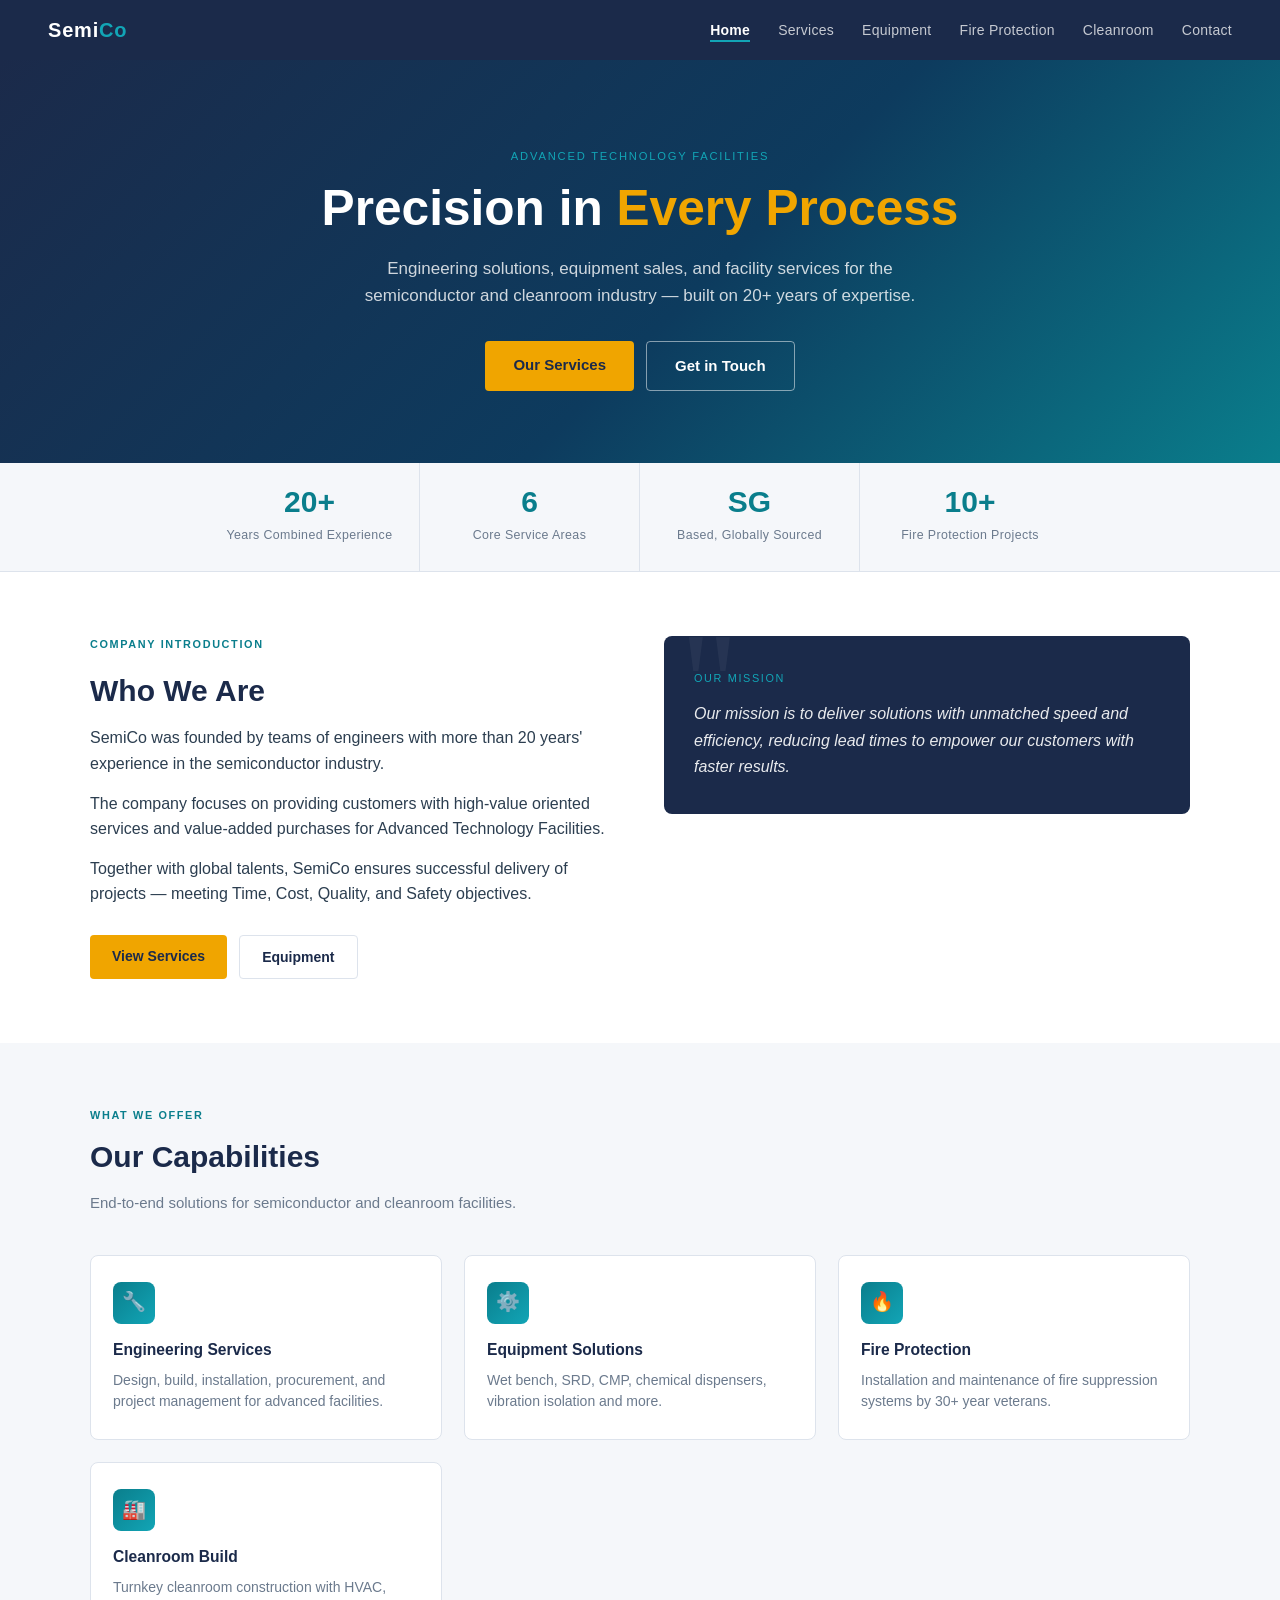
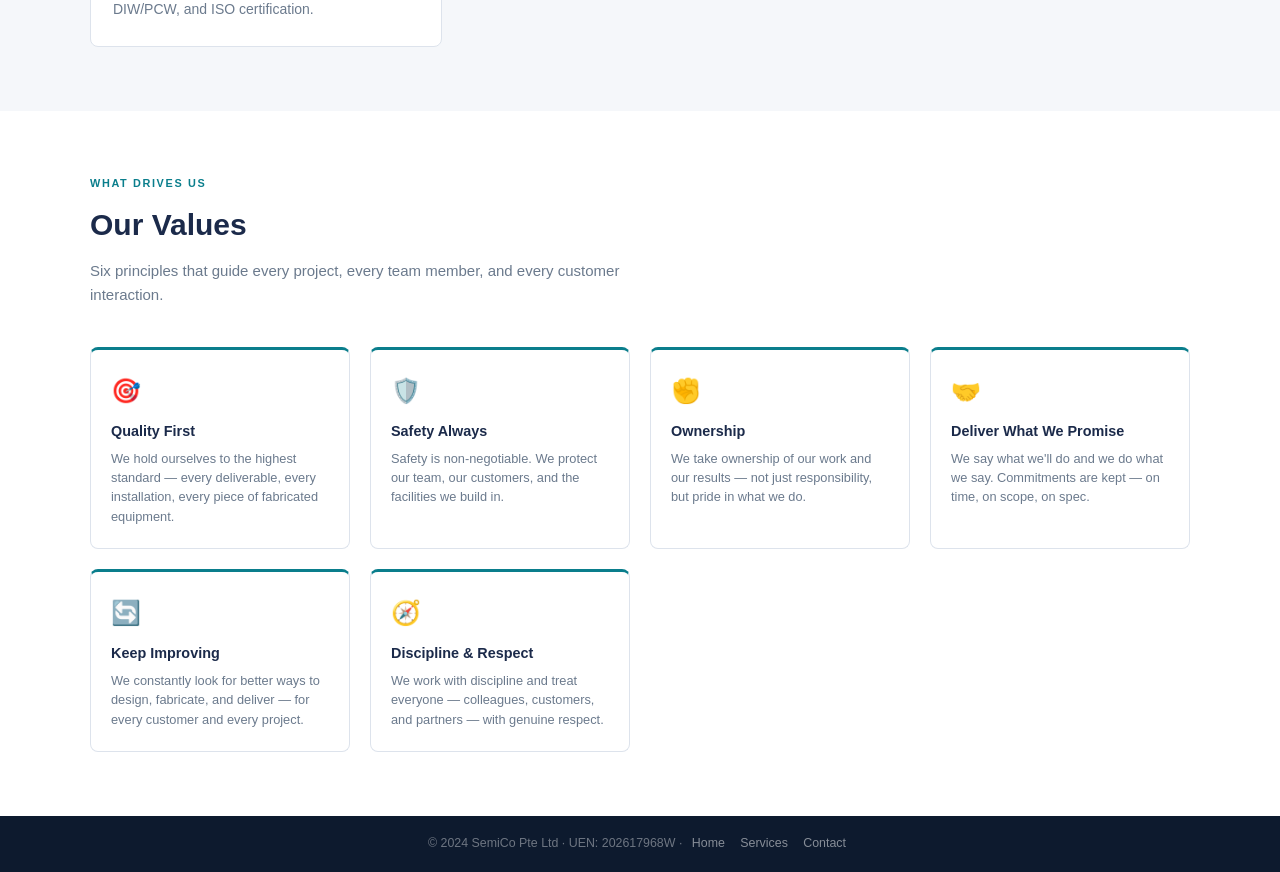
<file: index.html>
<!DOCTYPE html>
<html lang="en">
<head>
  <meta charset="UTF-8"/>
  <meta name="viewport" content="width=device-width, initial-scale=1.0"/>
  <title>SemiCo Pte Ltd – Home</title>
  <link rel="stylesheet" href="style.css"/>
</head>
<body>

<nav>
  <a href="index.html" class="nav-logo">Semi<span>Co</span></a>
  <ul class="nav-links">
    <li><a href="index.html" class="active">Home</a></li>
    <li><a href="services.html">Services</a></li>
    <li><a href="equipment.html">Equipment</a></li>
    <li><a href="fire.html">Fire Protection</a></li>
    <li><a href="cleanroom.html">Cleanroom</a></li>
    <li><a href="contact.html">Contact</a></li>
  </ul>
  <button class="nav-toggle" id="navToggle" aria-label="Toggle menu">
    <span></span><span></span><span></span>
  </button>
</nav>
<div class="nav-drawer" id="navDrawer">
  <ul>
    <li><a href="index.html" class="active">Home</a></li>
    <li><a href="services.html">Services</a></li>
    <li><a href="equipment.html">Equipment</a></li>
    <li><a href="fire.html">Fire Protection</a></li>
    <li><a href="cleanroom.html">Cleanroom</a></li>
    <li><a href="contact.html">Contact</a></li>
  </ul>
</div>

<!-- HERO -->
<section class="hero">
  <p class="eyebrow">Advanced Technology Facilities</p>
  <h1>Precision in <span>Every Process</span></h1>
  <p>Engineering solutions, equipment sales, and facility services for the semiconductor and cleanroom industry — built on 20+ years of expertise.</p>
  <div class="hero-btns">
    <a href="services.html" class="btn btn-primary">Our Services</a>
    <a href="contact.html" class="btn btn-outline">Get in Touch</a>
  </div>
</section>

<!-- STATS -->
<div class="stats-band">
  <div class="stat"><span class="num">20+</span><span class="label">Years Combined Experience</span></div>
  <div class="stat"><span class="num">6</span><span class="label">Core Service Areas</span></div>
  <div class="stat"><span class="num">SG</span><span class="label">Based, Globally Sourced</span></div>
  <div class="stat"><span class="num">10+</span><span class="label">Fire Protection Projects</span></div>
</div>

<!-- ABOUT -->
<section class="section">
  <div class="container">
    <div class="about-grid">
      <div class="about-text">
        <p class="section-label">Company Introduction</p>
        <h2 class="section-title">Who We Are</h2>
        <p>SemiCo was founded by teams of engineers with more than 20 years' experience in the semiconductor industry.</p>
        <p>The company focuses on providing customers with high-value oriented services and value-added purchases for Advanced Technology Facilities.</p>
        <p>Together with global talents, SemiCo ensures successful delivery of projects — meeting Time, Cost, Quality, and Safety objectives.</p>
        <div style="margin-top:28px;display:flex;gap:12px;flex-wrap:wrap;">
          <a href="services.html" class="btn btn-primary" style="font-size:0.875rem;padding:10px 22px;">View Services</a>
          <a href="equipment.html" class="btn" style="font-size:0.875rem;padding:10px 22px;border:1.5px solid var(--border);color:var(--navy);">Equipment</a>
        </div>
      </div>
      <div class="mission-block">
        <p class="m-label">Our Mission</p>
        <blockquote>
          Our mission is to deliver solutions with unmatched speed and efficiency, reducing lead times to empower our customers with faster results.
        </blockquote>
      </div>
    </div>
  </div>
</section>

<!-- QUICK LINKS -->
<section class="section section-alt">
  <div class="container">
    <p class="section-label">What We Offer</p>
    <h2 class="section-title">Our Capabilities</h2>
    <p class="section-subtitle">End-to-end solutions for semiconductor and cleanroom facilities.</p>
    <div class="card-grid">
      <a href="services.html" class="card" style="text-decoration:none;">
        <div class="card-icon">🔧</div>
        <h3>Engineering Services</h3>
        <p>Design, build, installation, procurement, and project management for advanced facilities.</p>
      </a>
      <a href="equipment.html" class="card" style="text-decoration:none;">
        <div class="card-icon">⚙️</div>
        <h3>Equipment Solutions</h3>
        <p>Wet bench, SRD, CMP, chemical dispensers, vibration isolation and more.</p>
      </a>
      <a href="fire.html" class="card" style="text-decoration:none;">
        <div class="card-icon">🔥</div>
        <h3>Fire Protection</h3>
        <p>Installation and maintenance of fire suppression systems by 30+ year veterans.</p>
      </a>
      <a href="cleanroom.html" class="card" style="text-decoration:none;">
        <div class="card-icon">🏭</div>
        <h3>Cleanroom Build</h3>
        <p>Turnkey cleanroom construction with HVAC, DIW/PCW, and ISO certification.</p>
      </a>
    </div>
  </div>
</section>

<!-- OUR VALUES -->
<section class="section">
  <div class="container">
    <p class="section-label">What Drives Us</p>
    <h2 class="section-title">Our Values</h2>
    <p class="section-subtitle">Six principles that guide every project, every team member, and every customer interaction.</p>
    <div class="values-grid">
      <div class="value-card">
        <span class="v-icon">🎯</span>
        <h4>Quality First</h4>
        <p>We hold ourselves to the highest standard — every deliverable, every installation, every piece of fabricated equipment.</p>
      </div>
      <div class="value-card">
        <span class="v-icon">🛡️</span>
        <h4>Safety Always</h4>
        <p>Safety is non-negotiable. We protect our team, our customers, and the facilities we build in.</p>
      </div>
      <div class="value-card">
        <span class="v-icon">✊</span>
        <h4>Ownership</h4>
        <p>We take ownership of our work and our results — not just responsibility, but pride in what we do.</p>
      </div>
      <div class="value-card">
        <span class="v-icon">🤝</span>
        <h4>Deliver What We Promise</h4>
        <p>We say what we'll do and we do what we say. Commitments are kept — on time, on scope, on spec.</p>
      </div>
      <div class="value-card">
        <span class="v-icon">🔄</span>
        <h4>Keep Improving</h4>
        <p>We constantly look for better ways to design, fabricate, and deliver — for every customer and every project.</p>
      </div>
      <div class="value-card">
        <span class="v-icon">🧭</span>
        <h4>Discipline &amp; Respect</h4>
        <p>We work with discipline and treat everyone — colleagues, customers, and partners — with genuine respect.</p>
      </div>
    </div>
  </div>
</section>

<footer>
  © 2024 SemiCo Pte Ltd · UEN: 202617968W ·
  <a href="index.html">Home</a>
  <a href="services.html">Services</a>
  <a href="contact.html">Contact</a>
</footer>

<script>
  const toggle = document.getElementById('navToggle');
  const drawer = document.getElementById('navDrawer');
  toggle.addEventListener('click', () => {
    toggle.classList.toggle('open');
    drawer.classList.toggle('open');
  });
</script>
</body>
</html>
</file>
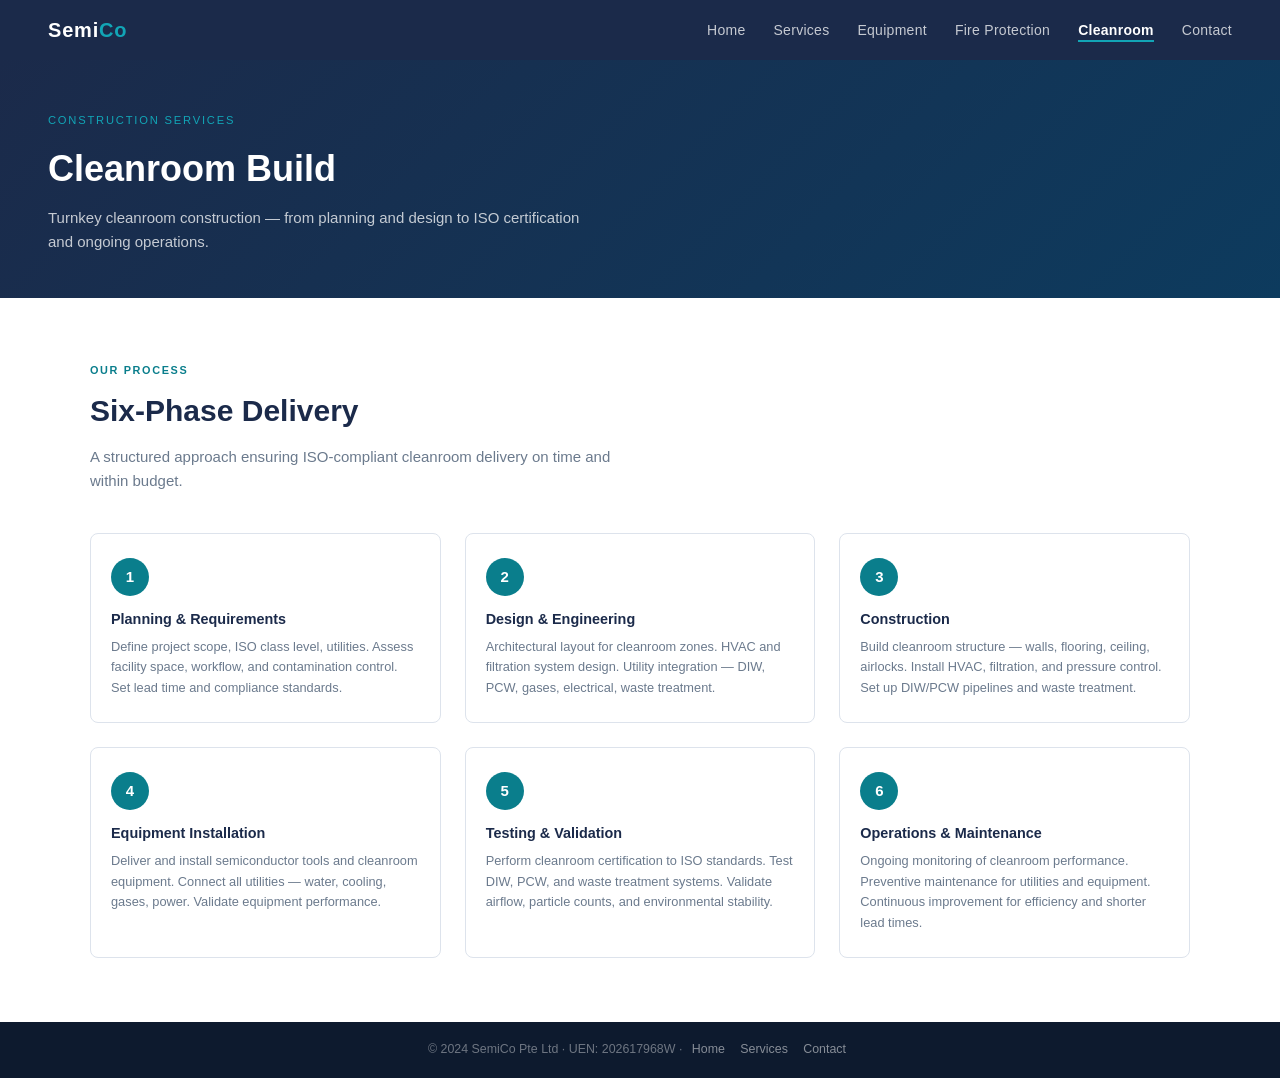
<file: cleanroom.html>
<!DOCTYPE html>
<html lang="en">
<head>
  <meta charset="UTF-8"/>
  <meta name="viewport" content="width=device-width, initial-scale=1.0"/>
  <title>SemiCo – Cleanroom</title>
  <link rel="stylesheet" href="style.css"/>
</head>
<body>

<nav>
  <a href="index.html" class="nav-logo">Semi<span>Co</span></a>
  <ul class="nav-links">
    <li><a href="index.html">Home</a></li>
    <li><a href="services.html">Services</a></li>
    <li><a href="equipment.html">Equipment</a></li>
    <li><a href="fire.html">Fire Protection</a></li>
    <li><a href="cleanroom.html" class="active">Cleanroom</a></li>
    <li><a href="contact.html">Contact</a></li>
  </ul>
  <button class="nav-toggle" id="navToggle" aria-label="Toggle menu">
    <span></span><span></span><span></span>
  </button>
</nav>
<div class="nav-drawer" id="navDrawer">
  <ul>
    <li><a href="index.html">Home</a></li>
    <li><a href="services.html">Services</a></li>
    <li><a href="equipment.html">Equipment</a></li>
    <li><a href="fire.html">Fire Protection</a></li>
    <li><a href="cleanroom.html" class="active">Cleanroom</a></li>
    <li><a href="contact.html">Contact</a></li>
  </ul>
</div>

<div class="page-hero">
  <p class="eyebrow">Construction Services</p>
  <h1>Cleanroom Build</h1>
  <p>Turnkey cleanroom construction — from planning and design to ISO certification and ongoing operations.</p>
</div>

<!-- PROCESS -->
<section class="section">
  <div class="container">
    <p class="section-label">Our Process</p>
    <h2 class="section-title">Six-Phase Delivery</h2>
    <p class="section-subtitle">A structured approach ensuring ISO-compliant cleanroom delivery on time and within budget.</p>
    <div class="process-grid">
      <div class="process-step">
        <div class="step-num">1</div>
        <h4>Planning &amp; Requirements</h4>
        <p>Define project scope, ISO class level, utilities. Assess facility space, workflow, and contamination control. Set lead time and compliance standards.</p>
      </div>
      <div class="process-step">
        <div class="step-num">2</div>
        <h4>Design &amp; Engineering</h4>
        <p>Architectural layout for cleanroom zones. HVAC and filtration system design. Utility integration — DIW, PCW, gases, electrical, waste treatment.</p>
      </div>
      <div class="process-step">
        <div class="step-num">3</div>
        <h4>Construction</h4>
        <p>Build cleanroom structure — walls, flooring, ceiling, airlocks. Install HVAC, filtration, and pressure control. Set up DIW/PCW pipelines and waste treatment.</p>
      </div>
      <div class="process-step">
        <div class="step-num">4</div>
        <h4>Equipment Installation</h4>
        <p>Deliver and install semiconductor tools and cleanroom equipment. Connect all utilities — water, cooling, gases, power. Validate equipment performance.</p>
      </div>
      <div class="process-step">
        <div class="step-num">5</div>
        <h4>Testing &amp; Validation</h4>
        <p>Perform cleanroom certification to ISO standards. Test DIW, PCW, and waste treatment systems. Validate airflow, particle counts, and environmental stability.</p>
      </div>
      <div class="process-step">
        <div class="step-num">6</div>
        <h4>Operations &amp; Maintenance</h4>
        <p>Ongoing monitoring of cleanroom performance. Preventive maintenance for utilities and equipment. Continuous improvement for efficiency and shorter lead times.</p>
      </div>
    </div>
  </div>
</section>


<footer>
  © 2024 SemiCo Pte Ltd · UEN: 202617968W ·
  <a href="index.html">Home</a>
  <a href="services.html">Services</a>
  <a href="contact.html">Contact</a>
</footer>

<script>
  const toggle = document.getElementById('navToggle');
  const drawer = document.getElementById('navDrawer');
  toggle.addEventListener('click', () => {
    toggle.classList.toggle('open');
    drawer.classList.toggle('open');
  });
</script>
</body>
</html>
</file>
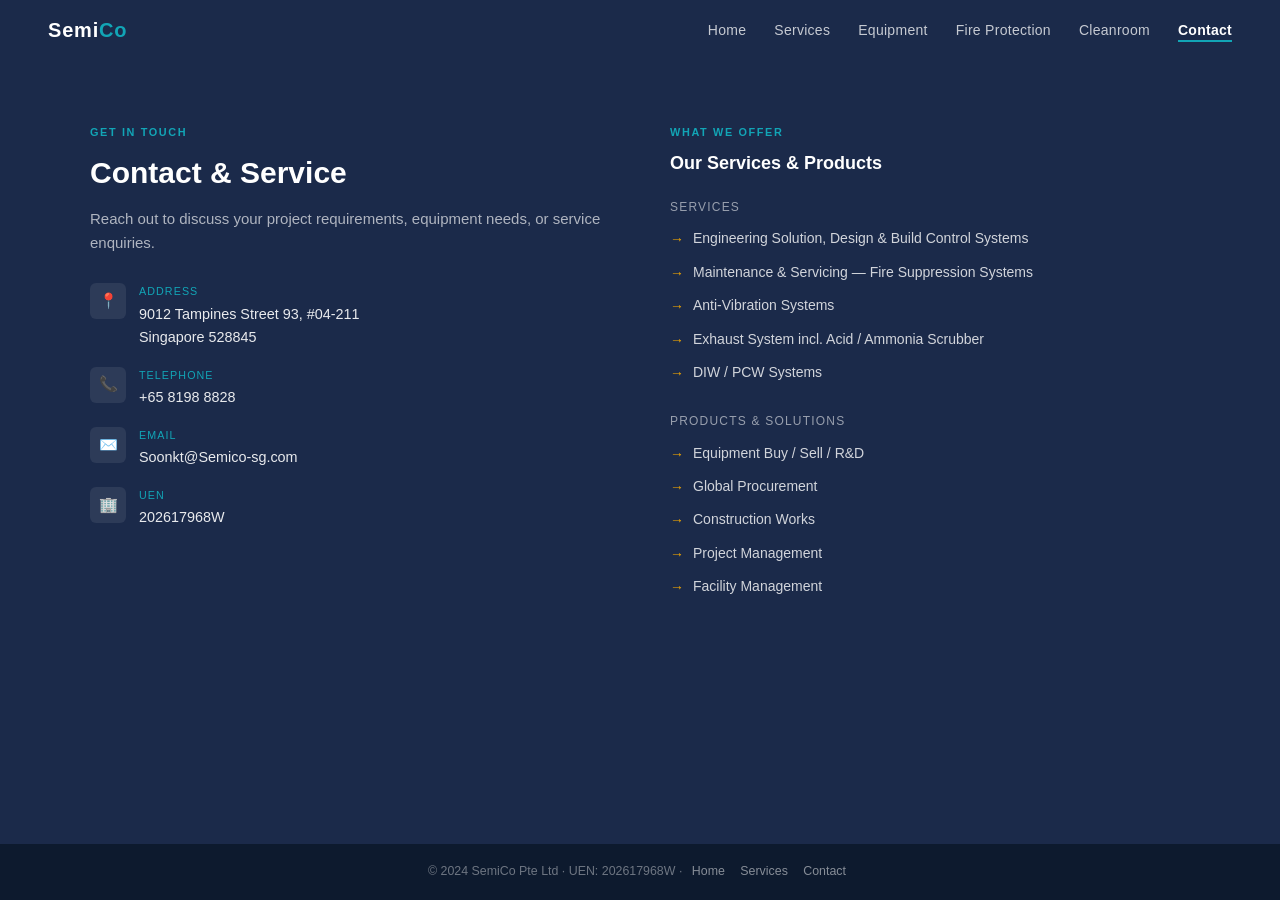
<file: contact.html>
<!DOCTYPE html>
<html lang="en">
<head>
  <meta charset="UTF-8"/>
  <meta name="viewport" content="width=device-width, initial-scale=1.0"/>
  <title>SemiCo – Contact</title>
  <link rel="stylesheet" href="style.css"/>
</head>
<body>

<nav>
  <a href="index.html" class="nav-logo">Semi<span>Co</span></a>
  <ul class="nav-links">
    <li><a href="index.html">Home</a></li>
    <li><a href="services.html">Services</a></li>
    <li><a href="equipment.html">Equipment</a></li>
    <li><a href="fire.html">Fire Protection</a></li>
    <li><a href="cleanroom.html">Cleanroom</a></li>
    <li><a href="contact.html" class="active">Contact</a></li>
  </ul>
  <button class="nav-toggle" id="navToggle" aria-label="Toggle menu">
    <span></span><span></span><span></span>
  </button>
</nav>
<div class="nav-drawer" id="navDrawer">
  <ul>
    <li><a href="index.html">Home</a></li>
    <li><a href="services.html">Services</a></li>
    <li><a href="equipment.html">Equipment</a></li>
    <li><a href="fire.html">Fire Protection</a></li>
    <li><a href="cleanroom.html">Cleanroom</a></li>
    <li><a href="contact.html" class="active">Contact</a></li>
  </ul>
</div>

<!-- CONTACT SECTION -->
<section style="background:var(--navy);padding:64px 48px;min-height:calc(100vh - 60px - 56px);">
  <div class="container">
    <div class="contact-grid">
      <div>
        <p class="section-label" style="color:var(--teal-light);">Get In Touch</p>
        <h2 class="section-title" style="color:var(--white);">Contact &amp; Service</h2>
        <p style="color:rgba(255,255,255,0.65);margin-bottom:0;font-size:0.9375rem;">Reach out to discuss your project requirements, equipment needs, or service enquiries.</p>
        <div class="contact-items">
          <div class="contact-item">
            <div class="c-icon">📍</div>
            <div>
              <p class="c-label">Address</p>
              <p class="c-val">9012 Tampines Street 93, #04‑211<br>Singapore 528845</p>
            </div>
          </div>
          <div class="contact-item">
            <div class="c-icon">📞</div>
            <div>
              <p class="c-label">Telephone</p>
              <p class="c-val"><a href="tel:+6581988828" style="color:rgba(255,255,255,0.9);text-decoration:none;">+65 8198 8828</a></p>
            </div>
          </div>
          <div class="contact-item">
            <div class="c-icon">✉️</div>
            <div>
              <p class="c-label">Email</p>
              <p class="c-val"><a href="mailto:Soonkt@Semico-sg.com" style="color:rgba(255,255,255,0.9);text-decoration:none;">Soonkt@Semico-sg.com</a></p>
            </div>
          </div>
          <div class="contact-item">
            <div class="c-icon">🏢</div>
            <div>
              <p class="c-label">UEN</p>
              <p class="c-val">202617968W</p>
            </div>
          </div>
        </div>
      </div>

      <div>
        <p class="section-label" style="color:var(--teal-light);">What We Offer</p>
        <h3 style="color:var(--white);font-size:1.125rem;font-weight:600;margin-bottom:20px;">Our Services &amp; Products</h3>
        <p style="color:rgba(255,255,255,0.55);font-size:0.75rem;text-transform:uppercase;letter-spacing:0.1em;margin-bottom:10px;">Services</p>
        <ul class="services-list" style="margin-bottom:28px;">
          <li>Engineering Solution, Design &amp; Build Control Systems</li>
          <li>Maintenance &amp; Servicing — Fire Suppression Systems</li>
          <li>Anti-Vibration Systems</li>
          <li>Exhaust System incl. Acid / Ammonia Scrubber</li>
          <li>DIW / PCW Systems</li>
        </ul>
        <p style="color:rgba(255,255,255,0.55);font-size:0.75rem;text-transform:uppercase;letter-spacing:0.1em;margin-bottom:10px;">Products &amp; Solutions</p>
        <ul class="services-list">
          <li>Equipment Buy / Sell / R&amp;D</li>
          <li>Global Procurement</li>
          <li>Construction Works</li>
          <li>Project Management</li>
          <li>Facility Management</li>
        </ul>
      </div>
    </div>
  </div>
</section>

<footer>
  © 2024 SemiCo Pte Ltd · UEN: 202617968W ·
  <a href="index.html">Home</a>
  <a href="services.html">Services</a>
  <a href="contact.html">Contact</a>
</footer>

<script>
  const toggle = document.getElementById('navToggle');
  const drawer = document.getElementById('navDrawer');
  toggle.addEventListener('click', () => {
    toggle.classList.toggle('open');
    drawer.classList.toggle('open');
  });
</script>
</body>
</html>
</file>
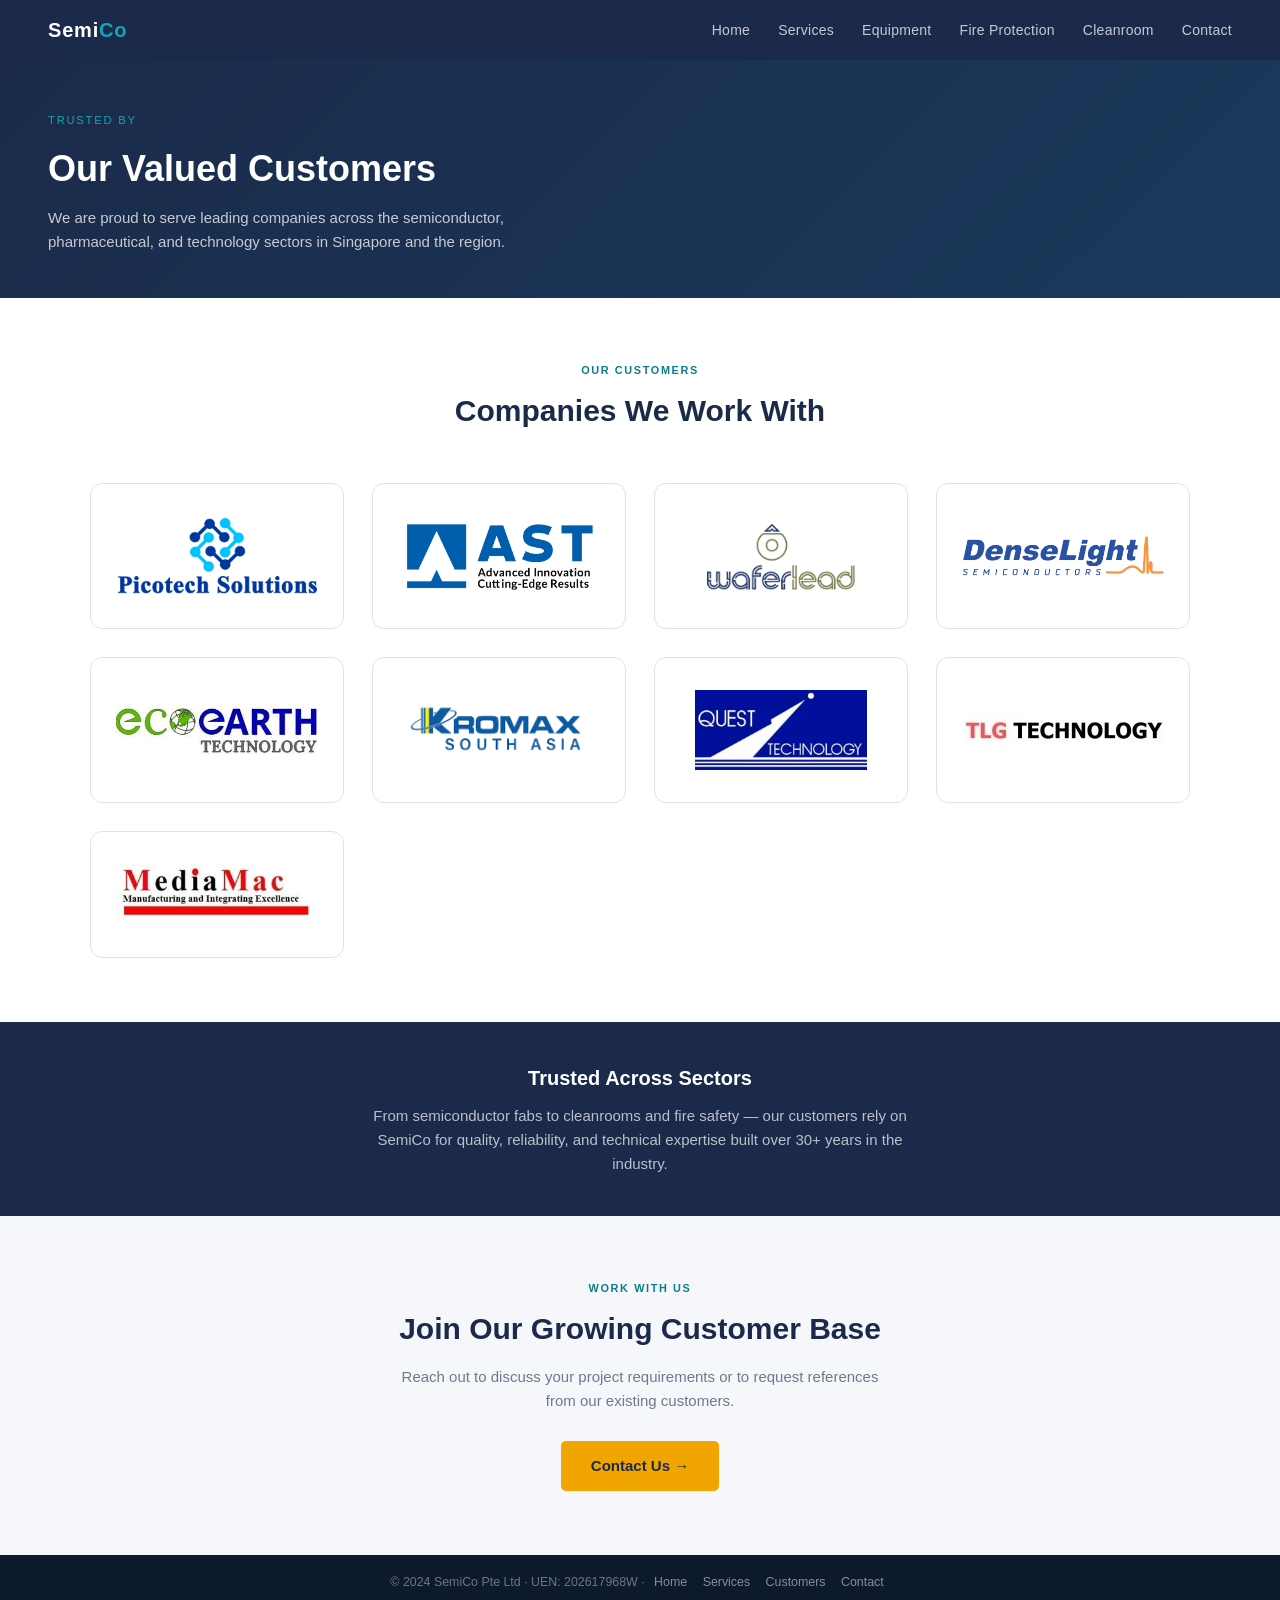
<file: customers.html>
<!DOCTYPE html>
<html lang="en">
<head>
  <meta charset="UTF-8"/>
  <meta name="viewport" content="width=device-width, initial-scale=1.0"/>
  <title>SemiCo – Our Customers</title>
  <link rel="stylesheet" href="style.css"/>
  <style>
    .customers-hero {
      background: linear-gradient(135deg, var(--navy) 0%, #1a3a5c 100%);
    }
    .logo-grid {
      display: grid;
      grid-template-columns: repeat(4, 1fr);
      gap: 28px;
      margin-top: 48px;
    }
    @media (max-width: 900px) { .logo-grid { grid-template-columns: repeat(2, 1fr); } }
    @media (max-width: 480px) { .logo-grid { grid-template-columns: 1fr; } }

    .logo-card {
      background: var(--white);
      border: 1.5px solid var(--border);
      border-radius: 12px;
      padding: 32px 24px;
      display: flex;
      align-items: center;
      justify-content: center;
      min-height: 120px;
      transition: box-shadow 0.2s, transform 0.2s;
    }
    .logo-card:hover {
      box-shadow: 0 8px 24px rgba(0,0,0,0.10);
      transform: translateY(-3px);
    }
    .logo-card img {
      max-width: 100%;
      max-height: 80px;
      object-fit: contain;
    }

    /* fallback text style (unused if all logos load) */
    .logo-text { font-weight: 700; letter-spacing: -0.01em; text-align: center; line-height: 1.2; }

    .trust-band {
      background: var(--navy);
      color: var(--white);
      text-align: center;
      padding: 40px 48px;
    }
    .trust-band p {
      color: rgba(255,255,255,0.7);
      max-width: 560px;
      margin: 0 auto;
      font-size: 0.9375rem;
    }
    .trust-band h3 {
      color: var(--white);
      font-size: 1.25rem;
      margin-bottom: 10px;
    }
  </style>
</head>
<body>

<nav>
  <a href="index.html" class="nav-logo">Semi<span>Co</span></a>
  <ul class="nav-links">
    <li><a href="index.html">Home</a></li>
    <li><a href="services.html">Services</a></li>
    <li><a href="equipment.html">Equipment</a></li>
    <li><a href="fire.html">Fire Protection</a></li>
    <li><a href="cleanroom.html">Cleanroom</a></li>
    <li><a href="contact.html">Contact</a></li>
  </ul>
  <button class="nav-toggle" id="navToggle" aria-label="Toggle menu">
    <span></span><span></span><span></span>
  </button>
</nav>
<div class="nav-drawer" id="navDrawer">
  <ul>
    <li><a href="index.html">Home</a></li>
    <li><a href="services.html">Services</a></li>
    <li><a href="equipment.html">Equipment</a></li>
    <li><a href="fire.html">Fire Protection</a></li>
    <li><a href="cleanroom.html">Cleanroom</a></li>
    <li><a href="contact.html">Contact</a></li>
  </ul>
</div>

<!-- HERO -->
<div class="page-hero customers-hero">
  <p class="eyebrow">Trusted By</p>
  <h1>Our Valued Customers</h1>
  <p>We are proud to serve leading companies across the semiconductor, pharmaceutical, and technology sectors in Singapore and the region.</p>
</div>

<!-- LOGO GRID -->
<section class="section">
  <div class="container">
    <p class="section-label" style="text-align:center;">Our Customers</p>
    <h2 class="section-title" style="text-align:center;">Companies We Work With</h2>

    <div class="logo-grid">

      <!-- Picotech Solutions -->
      <div class="logo-card">
        <img src="img/customers/Picotech-Solutions-Logo.png" alt="Picotech Solutions"/>
      </div>

      <!-- AST -->
      <div class="logo-card">
        <img src="img/customers/ast-logo.png" alt="AST – Advanced Substrate Technologies"/>
      </div>

      <!-- WaferLead -->
      <div class="logo-card">
        <img src="img/customers/WaferLead.png" alt="WaferLead"/>
      </div>

      <!-- DenseLight Semiconductors -->
      <div class="logo-card">
        <img src="img/customers/DenseLight.png" alt="DenseLight Semiconductors"/>
      </div>

      <!-- Eco Earth Technology -->
      <div class="logo-card">
        <img src="img/customers/ecoearth.jpeg" alt="Eco Earth Technology"/>
      </div>

      <!-- Kromax South Asia -->
      <div class="logo-card">
        <img src="img/customers/kaomax.png" alt="Kromax South Asia"/>
      </div>

      <!-- Quest Technology -->
      <div class="logo-card">
        <img src="img/customers/Quest.jpeg.avif" alt="Quest Technology"/>
      </div>

      <!-- TLG Technology -->
      <div class="logo-card">
        <img src="img/customers/TLG.jpeg" alt="TLG Technology"/>
      </div>

      <!-- MediaMac -->
      <div class="logo-card">
        <img src="img/customers/MediaMac.jpg" alt="MediaMac"/>
      </div>

    </div>
  </div>
</section>

<!-- TRUST BAND -->
<div class="trust-band">
  <h3>Trusted Across Sectors</h3>
  <p>From semiconductor fabs to cleanrooms and fire safety — our customers rely on SemiCo for quality, reliability, and technical expertise built over 30+ years in the industry.</p>
</div>

<!-- CTA -->
<section class="section section-alt">
  <div class="container" style="text-align:center;">
    <p class="section-label">Work With Us</p>
    <h2 class="section-title" style="margin-bottom:12px;">Join Our Growing Customer Base</h2>
    <p style="color:var(--muted);max-width:480px;margin:0 auto 28px;font-size:0.9375rem;">Reach out to discuss your project requirements or to request references from our existing customers.</p>
    <a href="contact.html" class="cta-btn">Contact Us →</a>
  </div>
</section>

<footer>
  © 2024 SemiCo Pte Ltd · UEN: 202617968W ·
  <a href="index.html">Home</a>
  <a href="services.html">Services</a>
  <a href="customers.html">Customers</a>
  <a href="contact.html">Contact</a>
</footer>

<script>
  const toggle = document.getElementById('navToggle');
  const drawer = document.getElementById('navDrawer');
  toggle.addEventListener('click', () => {
    toggle.classList.toggle('open');
    drawer.classList.toggle('open');
  });
</script>
</body>
</html>
</file>
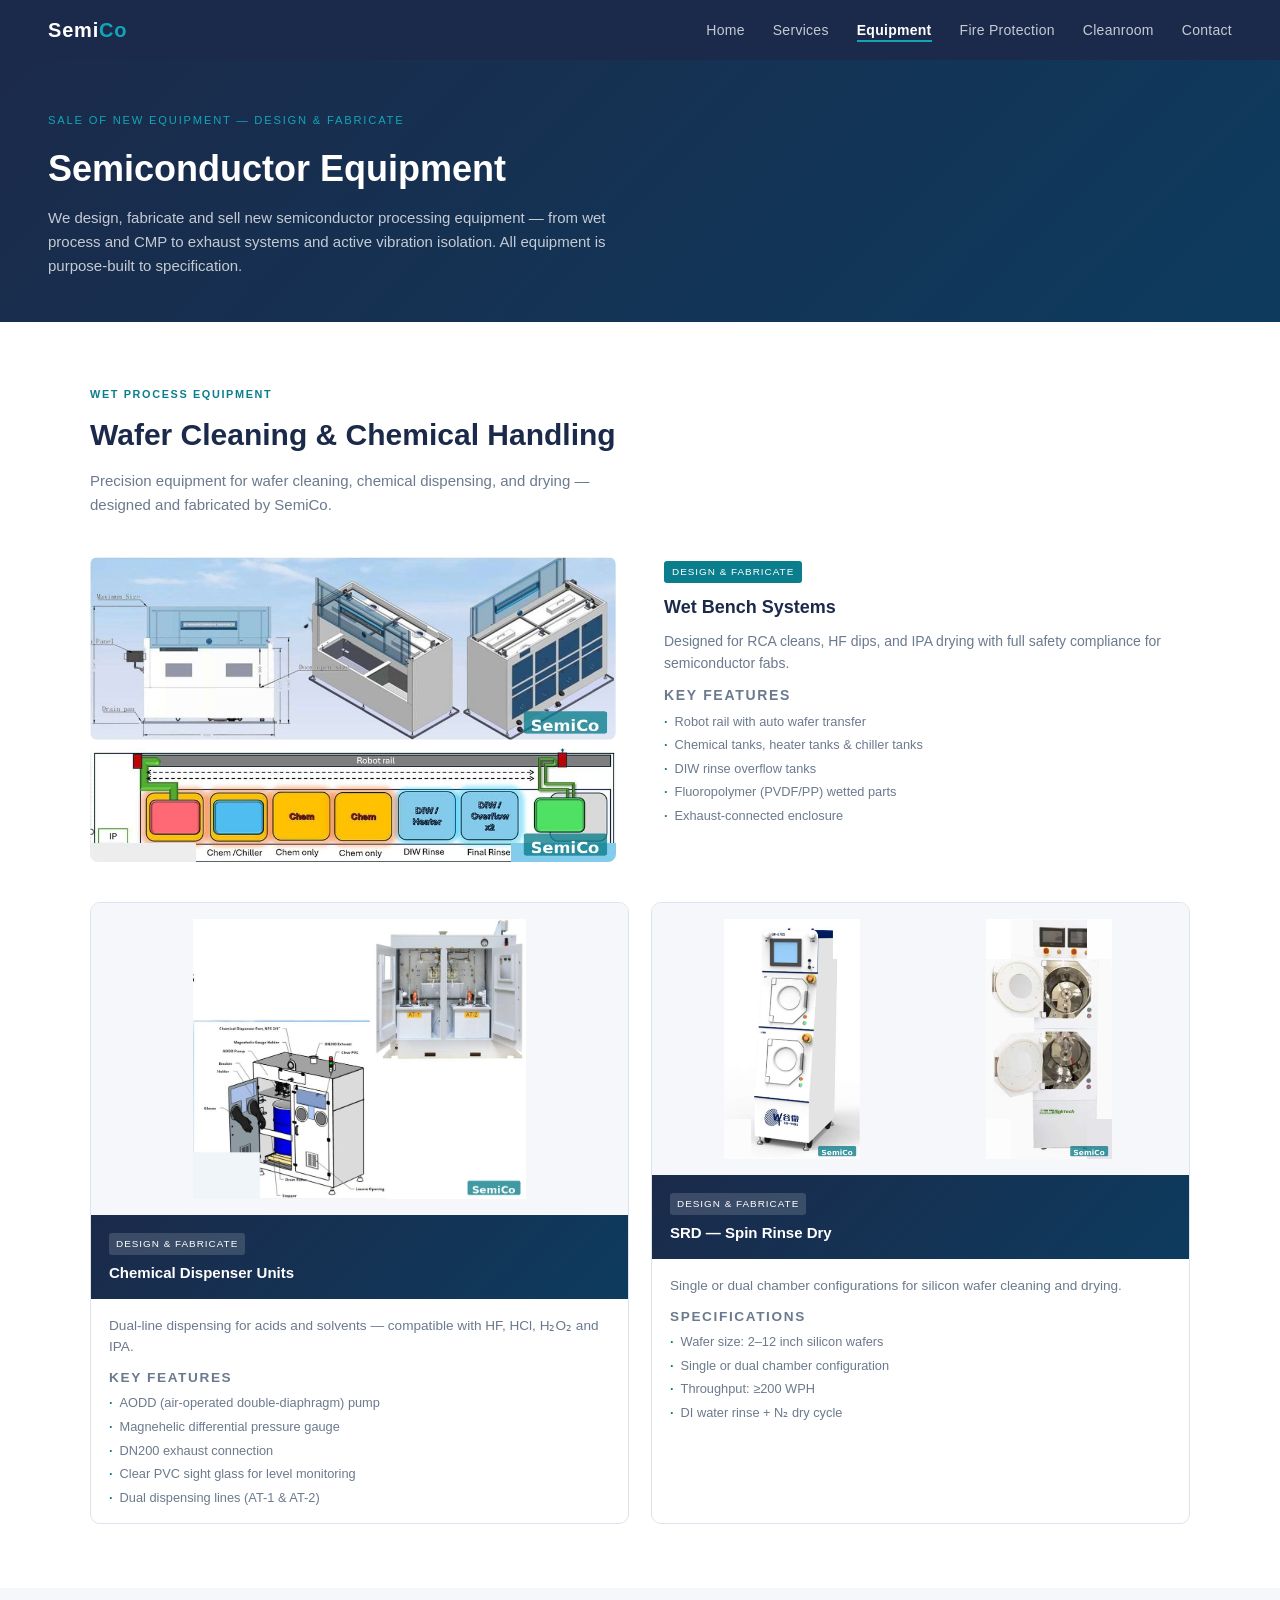
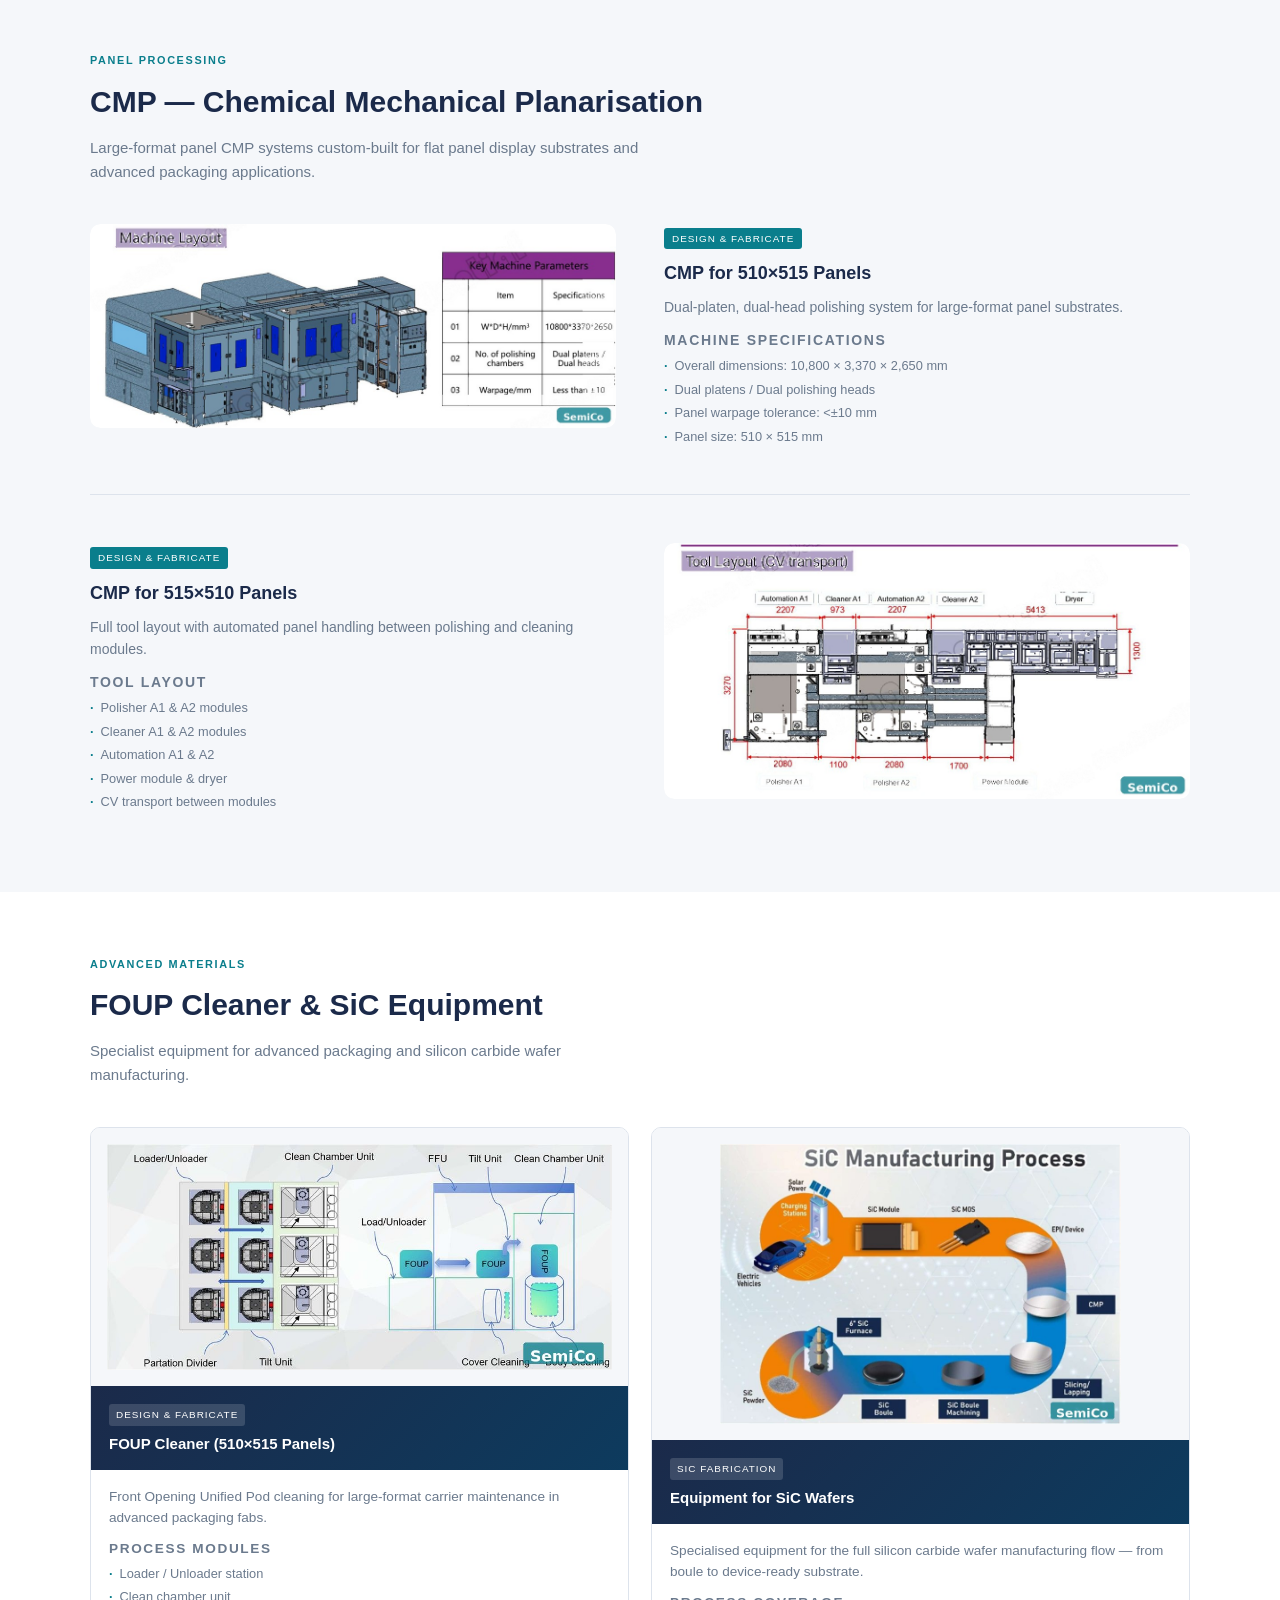
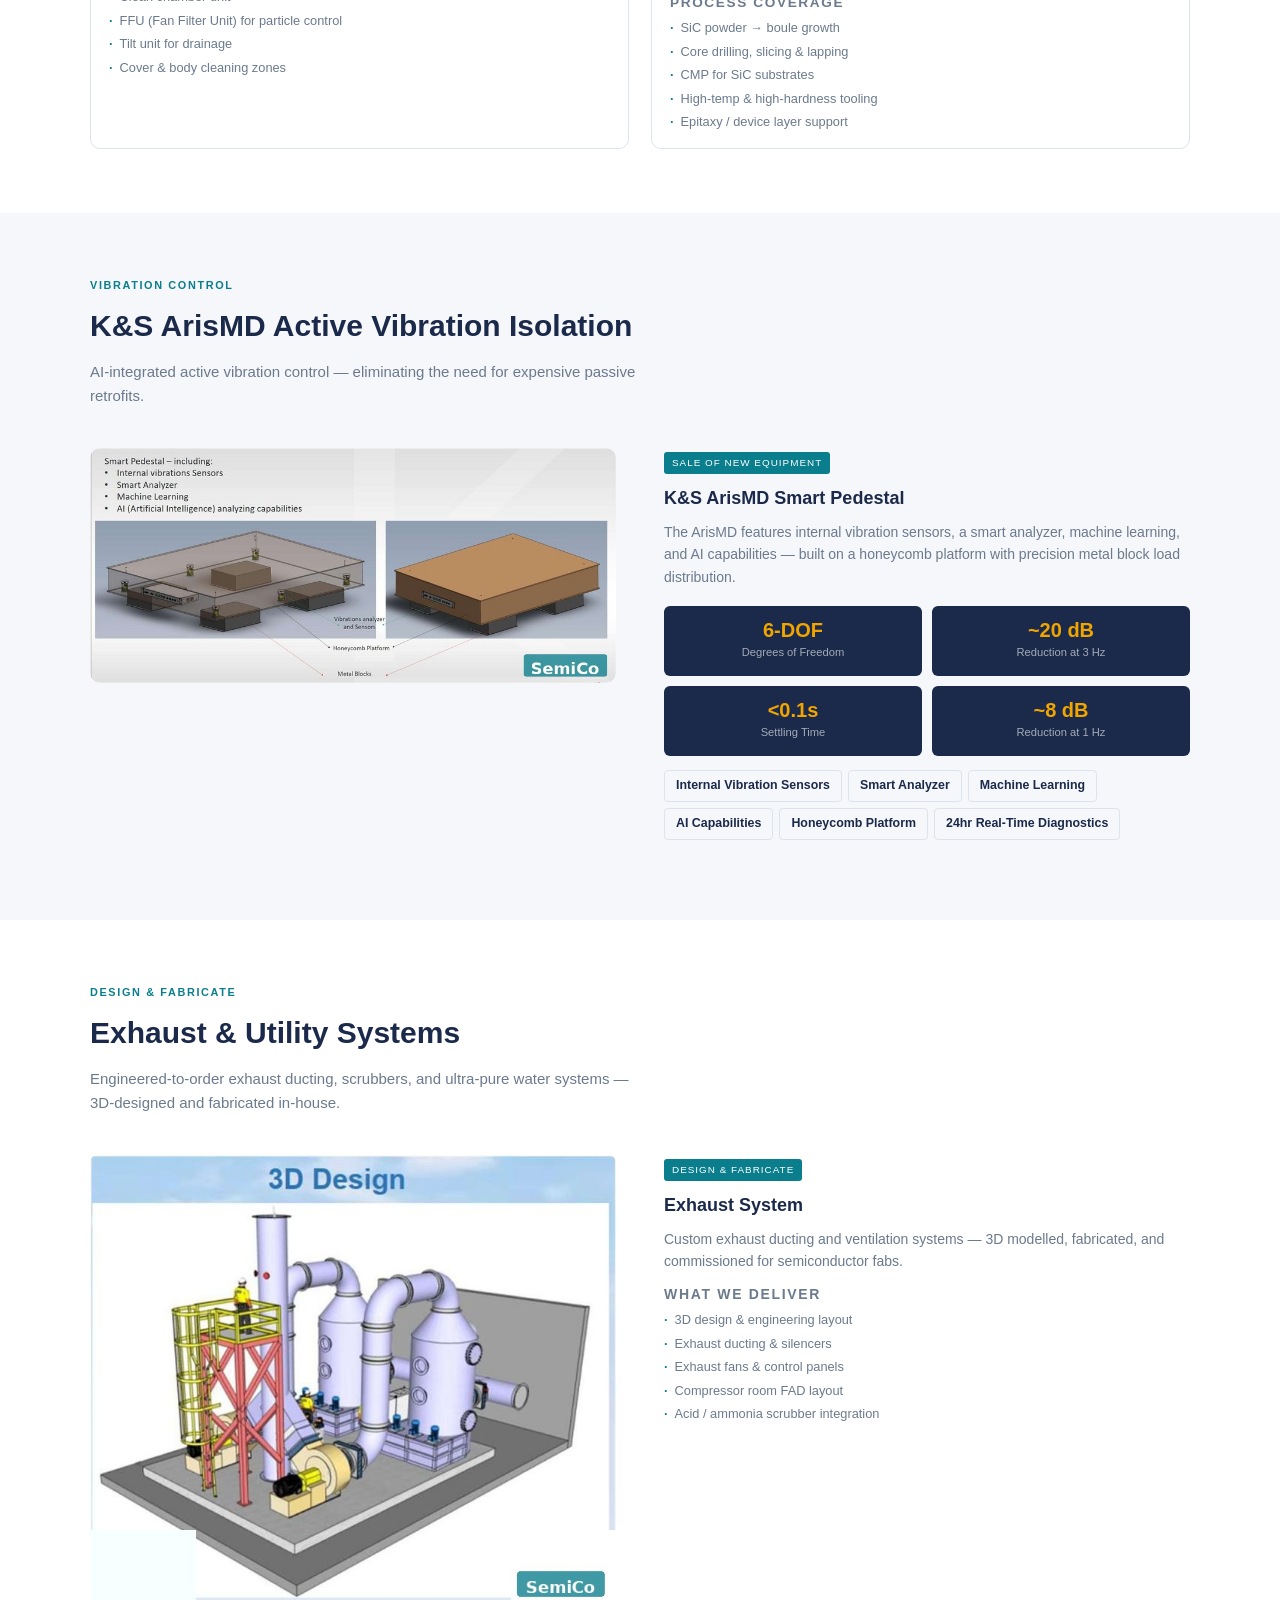
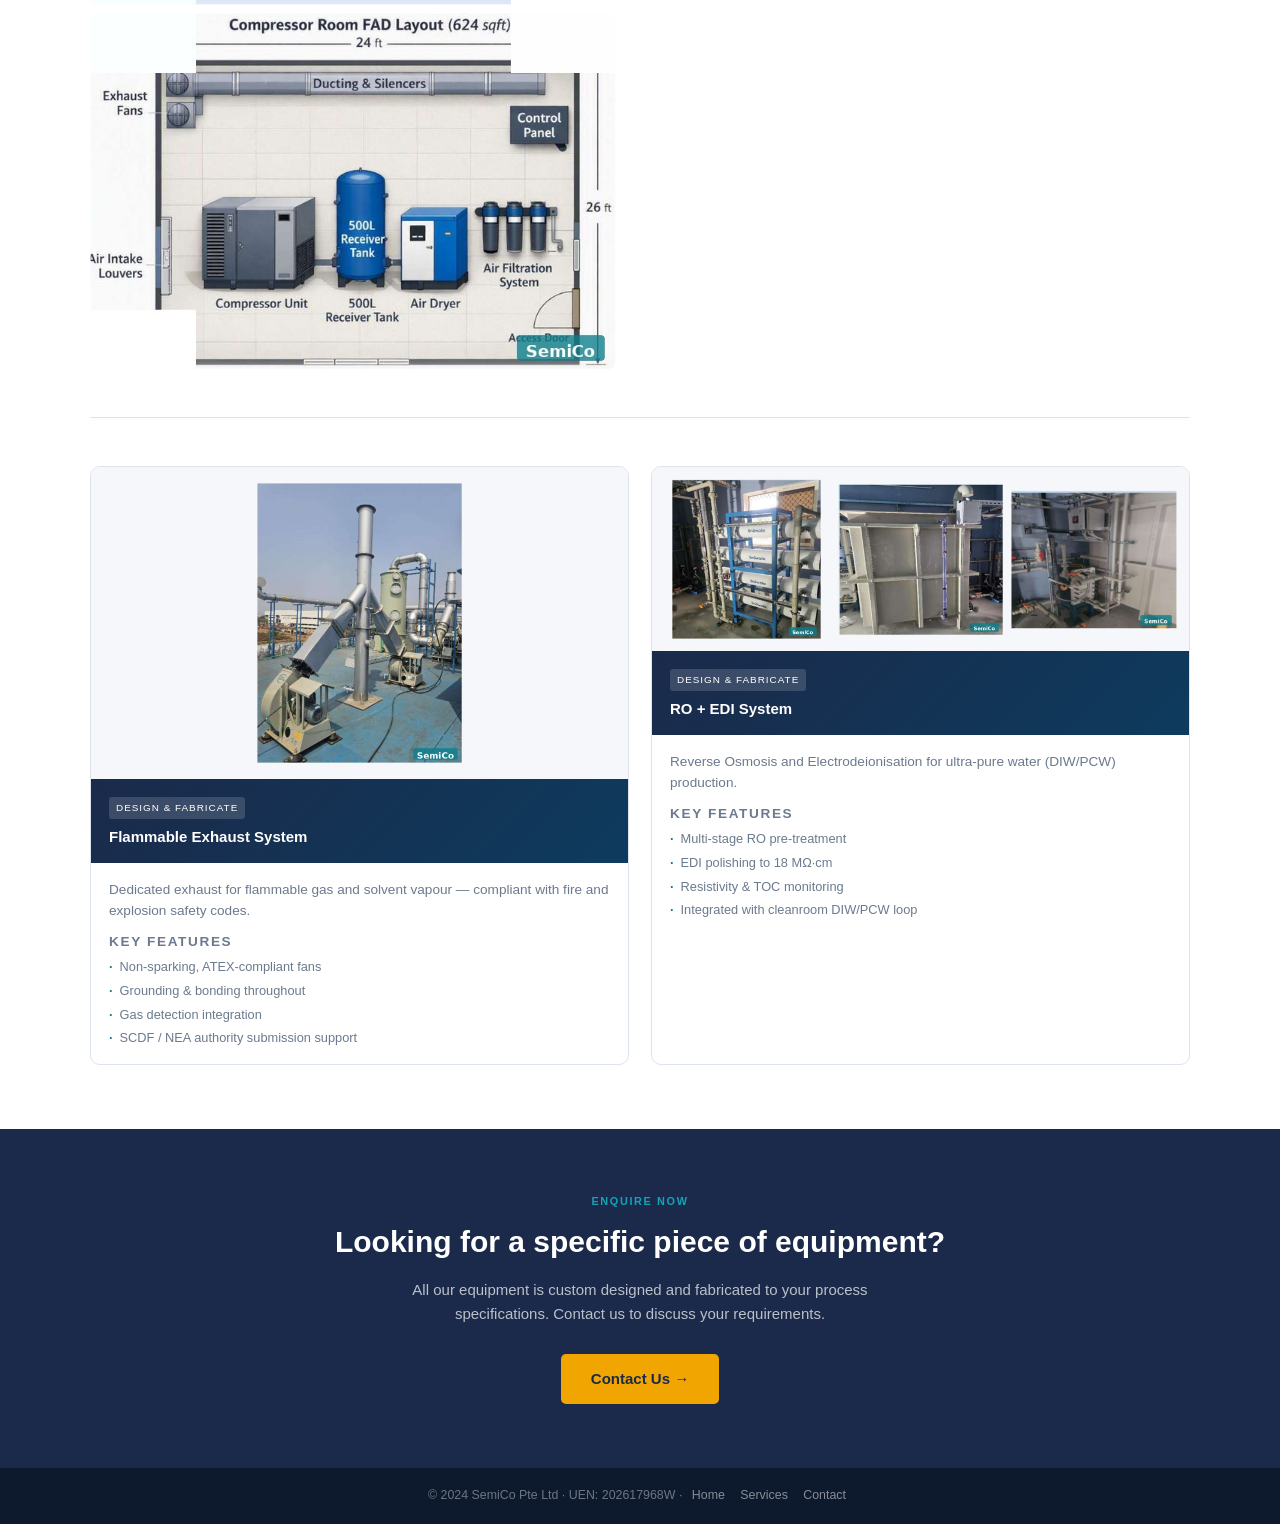
<file: equipment.html>
<!DOCTYPE html>
<html lang="en">
<head>
  <meta charset="UTF-8"/>
  <meta name="viewport" content="width=device-width, initial-scale=1.0"/>
  <title>SemiCo – Equipment for Sale</title>
  <link rel="stylesheet" href="style.css"/>
</head>
<body>

<nav>
  <a href="index.html" class="nav-logo">Semi<span>Co</span></a>
  <ul class="nav-links">
    <li><a href="index.html">Home</a></li>
    <li><a href="services.html">Services</a></li>
    <li><a href="equipment.html" class="active">Equipment</a></li>
    <li><a href="fire.html">Fire Protection</a></li>
    <li><a href="cleanroom.html">Cleanroom</a></li>
    <li><a href="contact.html">Contact</a></li>
  </ul>
  <button class="nav-toggle" id="navToggle" aria-label="Toggle menu">
    <span></span><span></span><span></span>
  </button>
</nav>
<div class="nav-drawer" id="navDrawer">
  <ul>
    <li><a href="index.html">Home</a></li>
    <li><a href="services.html">Services</a></li>
    <li><a href="equipment.html" class="active">Equipment</a></li>
    <li><a href="fire.html">Fire Protection</a></li>
    <li><a href="cleanroom.html">Cleanroom</a></li>
    <li><a href="contact.html">Contact</a></li>
  </ul>
</div>

<div class="page-hero">
  <p class="eyebrow">Sale of New Equipment — Design &amp; Fabricate</p>
  <h1>Semiconductor Equipment</h1>
  <p>We design, fabricate and sell new semiconductor processing equipment — from wet process and CMP to exhaust systems and active vibration isolation. All equipment is purpose-built to specification.</p>
</div>

<!-- ── SECTION 1: WET PROCESS ──────────────────── -->
<section class="section" id="wet-process">
  <div class="container">
    <p class="section-label">Wet Process Equipment</p>
    <h2 class="section-title">Wafer Cleaning &amp; Chemical Handling</h2>
    <p class="section-subtitle">Precision equipment for wafer cleaning, chemical dispensing, and drying — designed and fabricated by SemiCo.</p>

    <!-- Wet Bench: image left, specs right -->
    <div class="eq-row" id="wet-bench">
      <div class="eq-row-media">
        <div class="eq-img-stack">
          <img src="img/wet-bench.jpg" alt="Wet bench system with robot rail and chemical tanks" loading="lazy"/>
          <img src="img/wet-bench-2.jpg" alt="Wet bench chemical processing module" loading="lazy"/>
        </div>
      </div>
      <div class="eq-row-body">
        <span class="tag-inline">Design &amp; Fabricate</span>
        <h3>Wet Bench Systems</h3>
        <p>Designed for RCA cleans, HF dips, and IPA drying with full safety compliance for semiconductor fabs.</p>
        <p class="spec-label">Key Features</p>
        <ul class="spec-list">
          <li>Robot rail with auto wafer transfer</li>
          <li>Chemical tanks, heater tanks &amp; chiller tanks</li>
          <li>DIW rinse overflow tanks</li>
          <li>Fluoropolymer (PVDF/PP) wetted parts</li>
          <li>Exhaust-connected enclosure</li>
        </ul>
      </div>
    </div>

    <!-- Chemical Dispenser + SRD as cards -->
    <div class="card-grid eq-card-grid">

      <div class="eq-card" id="chemical-dispenser">
        <div class="eq-card-photo">
          <img src="img/chemical-dispenser.jpg" alt="Chemical Dispenser unit with AODD pump and magnehelic gauge" loading="lazy"/>
        </div>
        <div class="eq-card-header">
          <span class="tag">Design &amp; Fabricate</span>
          <h3>Chemical Dispenser Units</h3>
        </div>
        <div class="eq-card-body">
          <p>Dual-line dispensing for acids and solvents — compatible with HF, HCl, H₂O₂ and IPA.</p>
          <p class="spec-label">Key Features</p>
          <ul class="spec-list">
            <li>AODD (air-operated double-diaphragm) pump</li>
            <li>Magnehelic differential pressure gauge</li>
            <li>DN200 exhaust connection</li>
            <li>Clear PVC sight glass for level monitoring</li>
            <li>Dual dispensing lines (AT-1 &amp; AT-2)</li>
          </ul>
        </div>
      </div>

      <div class="eq-card" id="srd">
        <div class="eq-card-photo eq-card-photo-duo">
          <img src="img/srd-1.jpg" alt="SRD spin rinse dry single chamber" loading="lazy"/>
          <img src="img/srd-2.jpg" alt="SRD dual chamber configuration" loading="lazy"/>
        </div>
        <div class="eq-card-header">
          <span class="tag">Design &amp; Fabricate</span>
          <h3>SRD — Spin Rinse Dry</h3>
        </div>
        <div class="eq-card-body">
          <p>Single or dual chamber configurations for silicon wafer cleaning and drying.</p>
          <p class="spec-label">Specifications</p>
          <ul class="spec-list">
            <li>Wafer size: 2–12 inch silicon wafers</li>
            <li>Single or dual chamber configuration</li>
            <li>Throughput: ≥200 WPH</li>
            <li>DI water rinse + N₂ dry cycle</li>
          </ul>
        </div>
      </div>

    </div>
  </div>
</section>

<!-- ── SECTION 2: CMP ──────────────────────────── -->
<section class="section section-alt" id="cmp">
  <div class="container">
    <p class="section-label">Panel Processing</p>
    <h2 class="section-title">CMP — Chemical Mechanical Planarisation</h2>
    <p class="section-subtitle">Large-format panel CMP systems custom-built for flat panel display substrates and advanced packaging applications.</p>

    <!-- CMP 510×515: image left -->
    <div class="eq-row">
      <div class="eq-row-media">
        <div class="eq-img-single">
          <img src="img/cmp-510x515.jpg" alt="CMP machine for 510×515 panels with dual platens" loading="lazy"/>
        </div>
      </div>
      <div class="eq-row-body">
        <span class="tag-inline">Design &amp; Fabricate</span>
        <h3>CMP for 510×515 Panels</h3>
        <p>Dual-platen, dual-head polishing system for large-format panel substrates.</p>
        <p class="spec-label">Machine Specifications</p>
        <ul class="spec-list">
          <li>Overall dimensions: 10,800 × 3,370 × 2,650 mm</li>
          <li>Dual platens / Dual polishing heads</li>
          <li>Panel warpage tolerance: &lt;±10 mm</li>
          <li>Panel size: 510 × 515 mm</li>
        </ul>
      </div>
    </div>

    <div class="eq-row-divider"></div>

    <!-- CMP 515×510: image right -->
    <div class="eq-row eq-row-flip">
      <div class="eq-row-media">
        <div class="eq-img-single">
          <img src="img/cmp-515x510.jpg" alt="CMP tool layout with polisher, cleaner and automation modules" loading="lazy"/>
        </div>
      </div>
      <div class="eq-row-body">
        <span class="tag-inline">Design &amp; Fabricate</span>
        <h3>CMP for 515×510 Panels</h3>
        <p>Full tool layout with automated panel handling between polishing and cleaning modules.</p>
        <p class="spec-label">Tool Layout</p>
        <ul class="spec-list">
          <li>Polisher A1 &amp; A2 modules</li>
          <li>Cleaner A1 &amp; A2 modules</li>
          <li>Automation A1 &amp; A2</li>
          <li>Power module &amp; dryer</li>
          <li>CV transport between modules</li>
        </ul>
      </div>
    </div>
  </div>
</section>

<!-- ── SECTION 3: FOUP + SiC ───────────────────── -->
<section class="section" id="foup-sic">
  <div class="container">
    <p class="section-label">Advanced Materials</p>
    <h2 class="section-title">FOUP Cleaner &amp; SiC Equipment</h2>
    <p class="section-subtitle">Specialist equipment for advanced packaging and silicon carbide wafer manufacturing.</p>
    <div class="card-grid eq-card-grid">

      <div class="eq-card">
        <div class="eq-card-photo">
          <img src="img/foup-cleaner.jpg" alt="FOUP cleaner process layout with loader, clean chamber and FFU" loading="lazy"/>
        </div>
        <div class="eq-card-header">
          <span class="tag">Design &amp; Fabricate</span>
          <h3>FOUP Cleaner (510×515 Panels)</h3>
        </div>
        <div class="eq-card-body">
          <p>Front Opening Unified Pod cleaning for large-format carrier maintenance in advanced packaging fabs.</p>
          <p class="spec-label">Process Modules</p>
          <ul class="spec-list">
            <li>Loader / Unloader station</li>
            <li>Clean chamber unit</li>
            <li>FFU (Fan Filter Unit) for particle control</li>
            <li>Tilt unit for drainage</li>
            <li>Cover &amp; body cleaning zones</li>
          </ul>
        </div>
      </div>

      <div class="eq-card">
        <div class="eq-card-photo">
          <img src="img/sic-equipment.jpg" alt="Silicon carbide wafer fabrication process flow" loading="lazy"/>
        </div>
        <div class="eq-card-header">
          <span class="tag">SiC Fabrication</span>
          <h3>Equipment for SiC Wafers</h3>
        </div>
        <div class="eq-card-body">
          <p>Specialised equipment for the full silicon carbide wafer manufacturing flow — from boule to device-ready substrate.</p>
          <p class="spec-label">Process Coverage</p>
          <ul class="spec-list">
            <li>SiC powder → boule growth</li>
            <li>Core drilling, slicing &amp; lapping</li>
            <li>CMP for SiC substrates</li>
            <li>High-temp &amp; high-hardness tooling</li>
            <li>Epitaxy / device layer support</li>
          </ul>
        </div>
      </div>

    </div>
  </div>
</section>

<!-- ── SECTION 4: K&S ArisMD ──────────────────── -->
<section class="section section-alt" id="vibration-isolation">
  <div class="container">
    <p class="section-label">Vibration Control</p>
    <h2 class="section-title">K&amp;S ArisMD Active Vibration Isolation</h2>
    <p class="section-subtitle">AI-integrated active vibration control — eliminating the need for expensive passive retrofits.</p>

    <div class="eq-row">
      <div class="eq-row-media">
        <div class="eq-img-single">
          <img src="img/ks-arism.jpg" alt="K&S ArisMD modular active vibration isolation system" loading="lazy"/>
        </div>
      </div>
      <div class="eq-row-body">
        <span class="tag-inline">Sale of New Equipment</span>
        <h3>K&amp;S ArisMD Smart Pedestal</h3>
        <p>The ArisMD features internal vibration sensors, a smart analyzer, machine learning, and AI capabilities — built on a honeycomb platform with precision metal block load distribution.</p>

        <div class="aris-stats">
          <div class="aris-stat">
            <span class="aris-num">6-DOF</span>
            <span class="aris-lbl">Degrees of Freedom</span>
          </div>
          <div class="aris-stat">
            <span class="aris-num">~20 dB</span>
            <span class="aris-lbl">Reduction at 3 Hz</span>
          </div>
          <div class="aris-stat">
            <span class="aris-num">&lt;0.1s</span>
            <span class="aris-lbl">Settling Time</span>
          </div>
          <div class="aris-stat">
            <span class="aris-num">~8 dB</span>
            <span class="aris-lbl">Reduction at 1 Hz</span>
          </div>
        </div>

        <div class="badge-row">
          <span class="badge">Internal Vibration Sensors</span>
          <span class="badge">Smart Analyzer</span>
          <span class="badge">Machine Learning</span>
          <span class="badge">AI Capabilities</span>
          <span class="badge">Honeycomb Platform</span>
          <span class="badge">24hr Real-Time Diagnostics</span>
        </div>
      </div>
    </div>
  </div>
</section>

<!-- ── SECTION 5: EXHAUST & UTILITY ────────────── -->
<section class="section" id="exhaust">
  <div class="container">
    <p class="section-label">Design &amp; Fabricate</p>
    <h2 class="section-title">Exhaust &amp; Utility Systems</h2>
    <p class="section-subtitle">Engineered-to-order exhaust ducting, scrubbers, and ultra-pure water systems — 3D-designed and fabricated in-house.</p>

    <!-- Exhaust System: image left -->
    <div class="eq-row">
      <div class="eq-row-media">
        <div class="eq-img-stack">
          <img src="img/exhaust-1.jpg" alt="Exhaust system 3D design with ducting layout" loading="lazy"/>
          <img src="img/exhaust-2.jpg" alt="Compressor room FAD layout design" loading="lazy"/>
        </div>
      </div>
      <div class="eq-row-body">
        <span class="tag-inline">Design &amp; Fabricate</span>
        <h3>Exhaust System</h3>
        <p>Custom exhaust ducting and ventilation systems — 3D modelled, fabricated, and commissioned for semiconductor fabs.</p>
        <p class="spec-label">What We Deliver</p>
        <ul class="spec-list">
          <li>3D design &amp; engineering layout</li>
          <li>Exhaust ducting &amp; silencers</li>
          <li>Exhaust fans &amp; control panels</li>
          <li>Compressor room FAD layout</li>
          <li>Acid / ammonia scrubber integration</li>
        </ul>
      </div>
    </div>

    <div class="eq-row-divider"></div>

    <!-- Flammable Exhaust + RO+EDI as cards -->
    <div class="card-grid eq-card-grid">

      <div class="eq-card" id="flammable-exhaust">
        <div class="eq-card-photo">
          <img src="img/flammable-exhaust.jpg" alt="Flammable exhaust system with ATEX-compliant fans" loading="lazy"/>
        </div>
        <div class="eq-card-header">
          <span class="tag">Design &amp; Fabricate</span>
          <h3>Flammable Exhaust System</h3>
        </div>
        <div class="eq-card-body">
          <p>Dedicated exhaust for flammable gas and solvent vapour — compliant with fire and explosion safety codes.</p>
          <p class="spec-label">Key Features</p>
          <ul class="spec-list">
            <li>Non-sparking, ATEX-compliant fans</li>
            <li>Grounding &amp; bonding throughout</li>
            <li>Gas detection integration</li>
            <li>SCDF / NEA authority submission support</li>
          </ul>
        </div>
      </div>

      <div class="eq-card" id="ro-edi">
        <div class="eq-card-photo eq-card-photo-trio">
          <img src="img/ro-edi-1.jpg" alt="RO system module" loading="lazy"/>
          <img src="img/ro-edi-2.jpg" alt="EDI polishing unit" loading="lazy"/>
          <img src="img/ro-edi-3.jpg" alt="RO+EDI control panel" loading="lazy"/>
        </div>
        <div class="eq-card-header">
          <span class="tag">Design &amp; Fabricate</span>
          <h3>RO + EDI System</h3>
        </div>
        <div class="eq-card-body">
          <p>Reverse Osmosis and Electrodeionisation for ultra-pure water (DIW/PCW) production.</p>
          <p class="spec-label">Key Features</p>
          <ul class="spec-list">
            <li>Multi-stage RO pre-treatment</li>
            <li>EDI polishing to 18 MΩ·cm</li>
            <li>Resistivity &amp; TOC monitoring</li>
            <li>Integrated with cleanroom DIW/PCW loop</li>
          </ul>
        </div>
      </div>

    </div>
  </div>
</section>

<!-- ── CTA ──────────────────────────────────────── -->
<section class="eq-cta-band">
  <div class="container" style="text-align:center;">
    <p class="section-label" style="color:var(--teal-light);">Enquire Now</p>
    <h2 class="section-title" style="color:var(--white);margin-bottom:12px;">Looking for a specific piece of equipment?</h2>
    <p style="color:rgba(255,255,255,0.7);max-width:520px;margin:0 auto 28px;font-size:0.9375rem;">All our equipment is custom designed and fabricated to your process specifications. Contact us to discuss your requirements.</p>
    <a href="contact.html" class="cta-btn">Contact Us →</a>
  </div>
</section>

<footer>
  © 2024 SemiCo Pte Ltd · UEN: 202617968W ·
  <a href="index.html">Home</a>
  <a href="services.html">Services</a>
  <a href="contact.html">Contact</a>
</footer>

<script>
  const toggle = document.getElementById('navToggle');
  const drawer = document.getElementById('navDrawer');
  toggle.addEventListener('click', () => {
    toggle.classList.toggle('open');
    drawer.classList.toggle('open');
  });
</script>
</body>
</html>
</file>
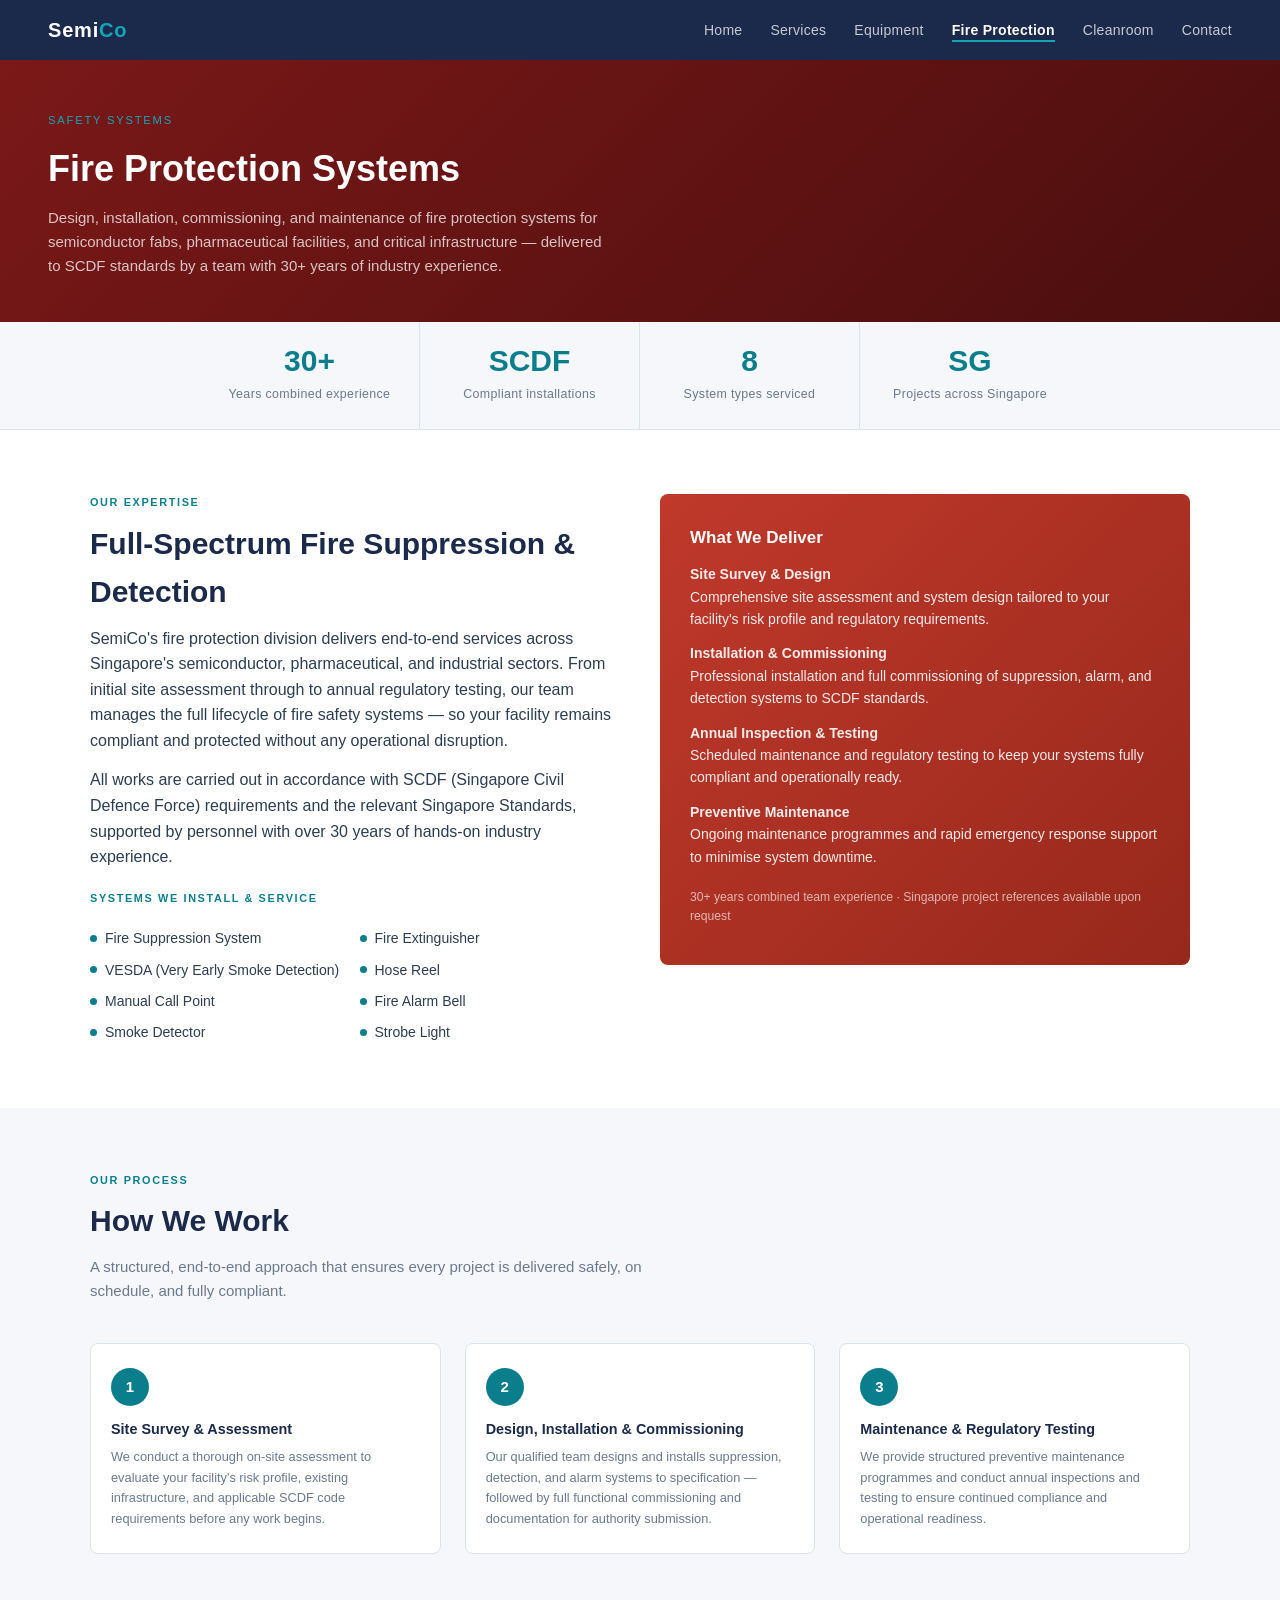
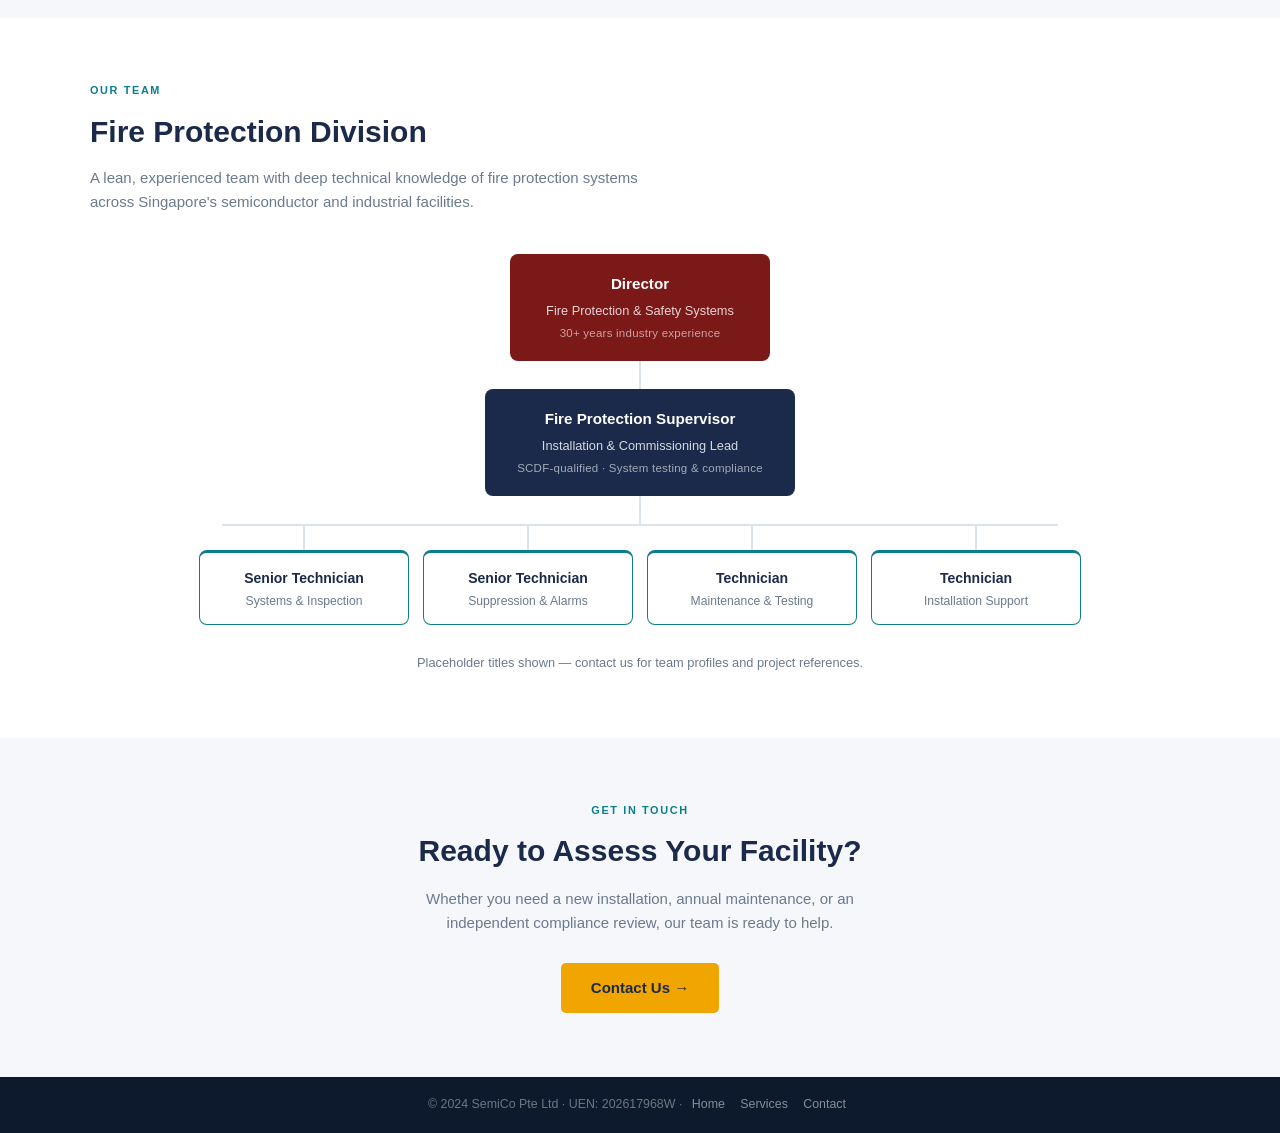
<file: fire.html>
<!DOCTYPE html>
<html lang="en">
<head>
  <meta charset="UTF-8"/>
  <meta name="viewport" content="width=device-width, initial-scale=1.0"/>
  <title>SemiCo – Fire Protection Systems</title>
  <link rel="stylesheet" href="style.css"/>
</head>
<body>

<nav>
  <a href="index.html" class="nav-logo">Semi<span>Co</span></a>
  <ul class="nav-links">
    <li><a href="index.html">Home</a></li>
    <li><a href="services.html">Services</a></li>
    <li><a href="equipment.html">Equipment</a></li>
    <li><a href="fire.html" class="active">Fire Protection</a></li>
    <li><a href="cleanroom.html">Cleanroom</a></li>
    <li><a href="contact.html">Contact</a></li>
  </ul>
  <button class="nav-toggle" id="navToggle" aria-label="Toggle menu">
    <span></span><span></span><span></span>
  </button>
</nav>
<div class="nav-drawer" id="navDrawer">
  <ul>
    <li><a href="index.html">Home</a></li>
    <li><a href="services.html">Services</a></li>
    <li><a href="equipment.html">Equipment</a></li>
    <li><a href="fire.html" class="active">Fire Protection</a></li>
    <li><a href="cleanroom.html">Cleanroom</a></li>
    <li><a href="contact.html">Contact</a></li>
  </ul>
</div>

<!-- HERO -->
<div class="page-hero" style="background:linear-gradient(135deg,#7B1818 0%,#4A0E0E 100%);">
  <p class="eyebrow">Safety Systems</p>
  <h1>Fire Protection Systems</h1>
  <p>Design, installation, commissioning, and maintenance of fire protection systems for semiconductor fabs, pharmaceutical facilities, and critical infrastructure — delivered to SCDF standards by a team with 30+ years of industry experience.</p>
</div>

<!-- STATS BAND -->
<div class="stats-band">
  <div class="stat">
    <span class="num">30+</span>
    <span class="label">Years combined experience</span>
  </div>
  <div class="stat">
    <span class="num">SCDF</span>
    <span class="label">Compliant installations</span>
  </div>
  <div class="stat">
    <span class="num">8</span>
    <span class="label">System types serviced</span>
  </div>
  <div class="stat">
    <span class="num">SG</span>
    <span class="label">Projects across Singapore</span>
  </div>
</div>

<!-- OVERVIEW -->
<section class="section">
  <div class="container">
    <div class="fire-grid">
      <div>
        <p class="section-label">Our Expertise</p>
        <h2 class="section-title">Full-Spectrum Fire Suppression &amp; Detection</h2>
        <p style="margin-bottom:14px;">SemiCo's fire protection division delivers end-to-end services across Singapore's semiconductor, pharmaceutical, and industrial sectors. From initial site assessment through to annual regulatory testing, our team manages the full lifecycle of fire safety systems — so your facility remains compliant and protected without any operational disruption.</p>
        <p style="margin-bottom:20px;">All works are carried out in accordance with SCDF (Singapore Civil Defence Force) requirements and the relevant Singapore Standards, supported by personnel with over 30 years of hands-on industry experience.</p>
        <p class="section-label" style="margin-bottom:12px;">Systems We Install &amp; Service</p>
        <ul class="fire-list">
          <li>Fire Suppression System</li>
          <li>Fire Extinguisher</li>
          <li>VESDA (Very Early Smoke Detection)</li>
          <li>Hose Reel</li>
          <li>Manual Call Point</li>
          <li>Fire Alarm Bell</li>
          <li>Smoke Detector</li>
          <li>Strobe Light</li>
        </ul>
      </div>
      <div class="fire-highlight">
        <h3>What We Deliver</h3>
        <p><strong style="opacity:1;">Site Survey &amp; Design</strong><br/>Comprehensive site assessment and system design tailored to your facility's risk profile and regulatory requirements.</p>
        <p style="margin-top:12px;"><strong style="opacity:1;">Installation &amp; Commissioning</strong><br/>Professional installation and full commissioning of suppression, alarm, and detection systems to SCDF standards.</p>
        <p style="margin-top:12px;"><strong style="opacity:1;">Annual Inspection &amp; Testing</strong><br/>Scheduled maintenance and regulatory testing to keep your systems fully compliant and operationally ready.</p>
        <p style="margin-top:12px;"><strong style="opacity:1;">Preventive Maintenance</strong><br/>Ongoing maintenance programmes and rapid emergency response support to minimise system downtime.</p>
        <p style="margin-top:20px;font-size:0.76rem;opacity:0.65;">30+ years combined team experience · Singapore project references available upon request</p>
      </div>
    </div>
  </div>
</section>

<!-- HOW WE WORK -->
<section class="section section-alt">
  <div class="container">
    <p class="section-label">Our Process</p>
    <h2 class="section-title">How We Work</h2>
    <p class="section-subtitle">A structured, end-to-end approach that ensures every project is delivered safely, on schedule, and fully compliant.</p>
    <div class="process-grid">
      <div class="process-step">
        <div class="step-num">1</div>
        <h4>Site Survey &amp; Assessment</h4>
        <p>We conduct a thorough on-site assessment to evaluate your facility's risk profile, existing infrastructure, and applicable SCDF code requirements before any work begins.</p>
      </div>
      <div class="process-step">
        <div class="step-num">2</div>
        <h4>Design, Installation &amp; Commissioning</h4>
        <p>Our qualified team designs and installs suppression, detection, and alarm systems to specification — followed by full functional commissioning and documentation for authority submission.</p>
      </div>
      <div class="process-step">
        <div class="step-num">3</div>
        <h4>Maintenance &amp; Regulatory Testing</h4>
        <p>We provide structured preventive maintenance programmes and conduct annual inspections and testing to ensure continued compliance and operational readiness.</p>
      </div>
    </div>
  </div>
</section>

<!-- TEAM & ORG CHART -->
<section class="section">
  <div class="container">
    <p class="section-label">Our Team</p>
    <h2 class="section-title">Fire Protection Division</h2>
    <p class="section-subtitle">A lean, experienced team with deep technical knowledge of fire protection systems across Singapore's semiconductor and industrial facilities.</p>

    <div class="fire-org">

      <!-- Level 1: Director -->
      <div class="fire-org-level">
        <div class="fire-org-node fire-org-node-top">
          <div class="node-title">Director</div>
          <div class="node-role">Fire Protection &amp; Safety Systems</div>
          <div class="node-note">30+ years industry experience</div>
        </div>
      </div>

      <div class="fire-org-vline"></div>

      <!-- Level 2: Supervisor -->
      <div class="fire-org-level">
        <div class="fire-org-node fire-org-node-mid">
          <div class="node-title">Fire Protection Supervisor</div>
          <div class="node-role">Installation &amp; Commissioning Lead</div>
          <div class="node-note">SCDF-qualified · System testing &amp; compliance</div>
        </div>
      </div>

      <div class="fire-org-vline"></div>

      <!-- Level 3: Technicians via connector -->
      <div class="fire-org-connector">
        <div class="fire-org-tech-wrap">
          <div class="fire-org-leaf">
            <div class="node-title">Senior Technician</div>
            <div class="node-role">Systems &amp; Inspection</div>
          </div>
        </div>
        <div class="fire-org-tech-wrap">
          <div class="fire-org-leaf">
            <div class="node-title">Senior Technician</div>
            <div class="node-role">Suppression &amp; Alarms</div>
          </div>
        </div>
        <div class="fire-org-tech-wrap">
          <div class="fire-org-leaf">
            <div class="node-title">Technician</div>
            <div class="node-role">Maintenance &amp; Testing</div>
          </div>
        </div>
        <div class="fire-org-tech-wrap">
          <div class="fire-org-leaf">
            <div class="node-title">Technician</div>
            <div class="node-role">Installation Support</div>
          </div>
        </div>
      </div>

      <p style="margin-top:28px;font-size:0.8rem;color:var(--muted);text-align:center;">
        Placeholder titles shown — contact us for team profiles and project references.
      </p>
    </div>
  </div>
</section>

<!-- CTA -->
<section class="section section-alt">
  <div class="container" style="text-align:center;">
    <p class="section-label">Get in Touch</p>
    <h2 class="section-title" style="margin-bottom:12px;">Ready to Assess Your Facility?</h2>
    <p style="color:var(--muted);max-width:480px;margin:0 auto 28px;font-size:0.9375rem;">Whether you need a new installation, annual maintenance, or an independent compliance review, our team is ready to help.</p>
    <a href="contact.html" class="cta-btn">Contact Us →</a>
  </div>
</section>

<footer>
  © 2024 SemiCo Pte Ltd · UEN: 202617968W ·
  <a href="index.html">Home</a>
  <a href="services.html">Services</a>
  <a href="contact.html">Contact</a>
</footer>

<script>
  const toggle = document.getElementById('navToggle');
  const drawer = document.getElementById('navDrawer');
  toggle.addEventListener('click', () => {
    toggle.classList.toggle('open');
    drawer.classList.toggle('open');
  });
</script>
</body>
</html>
</file>
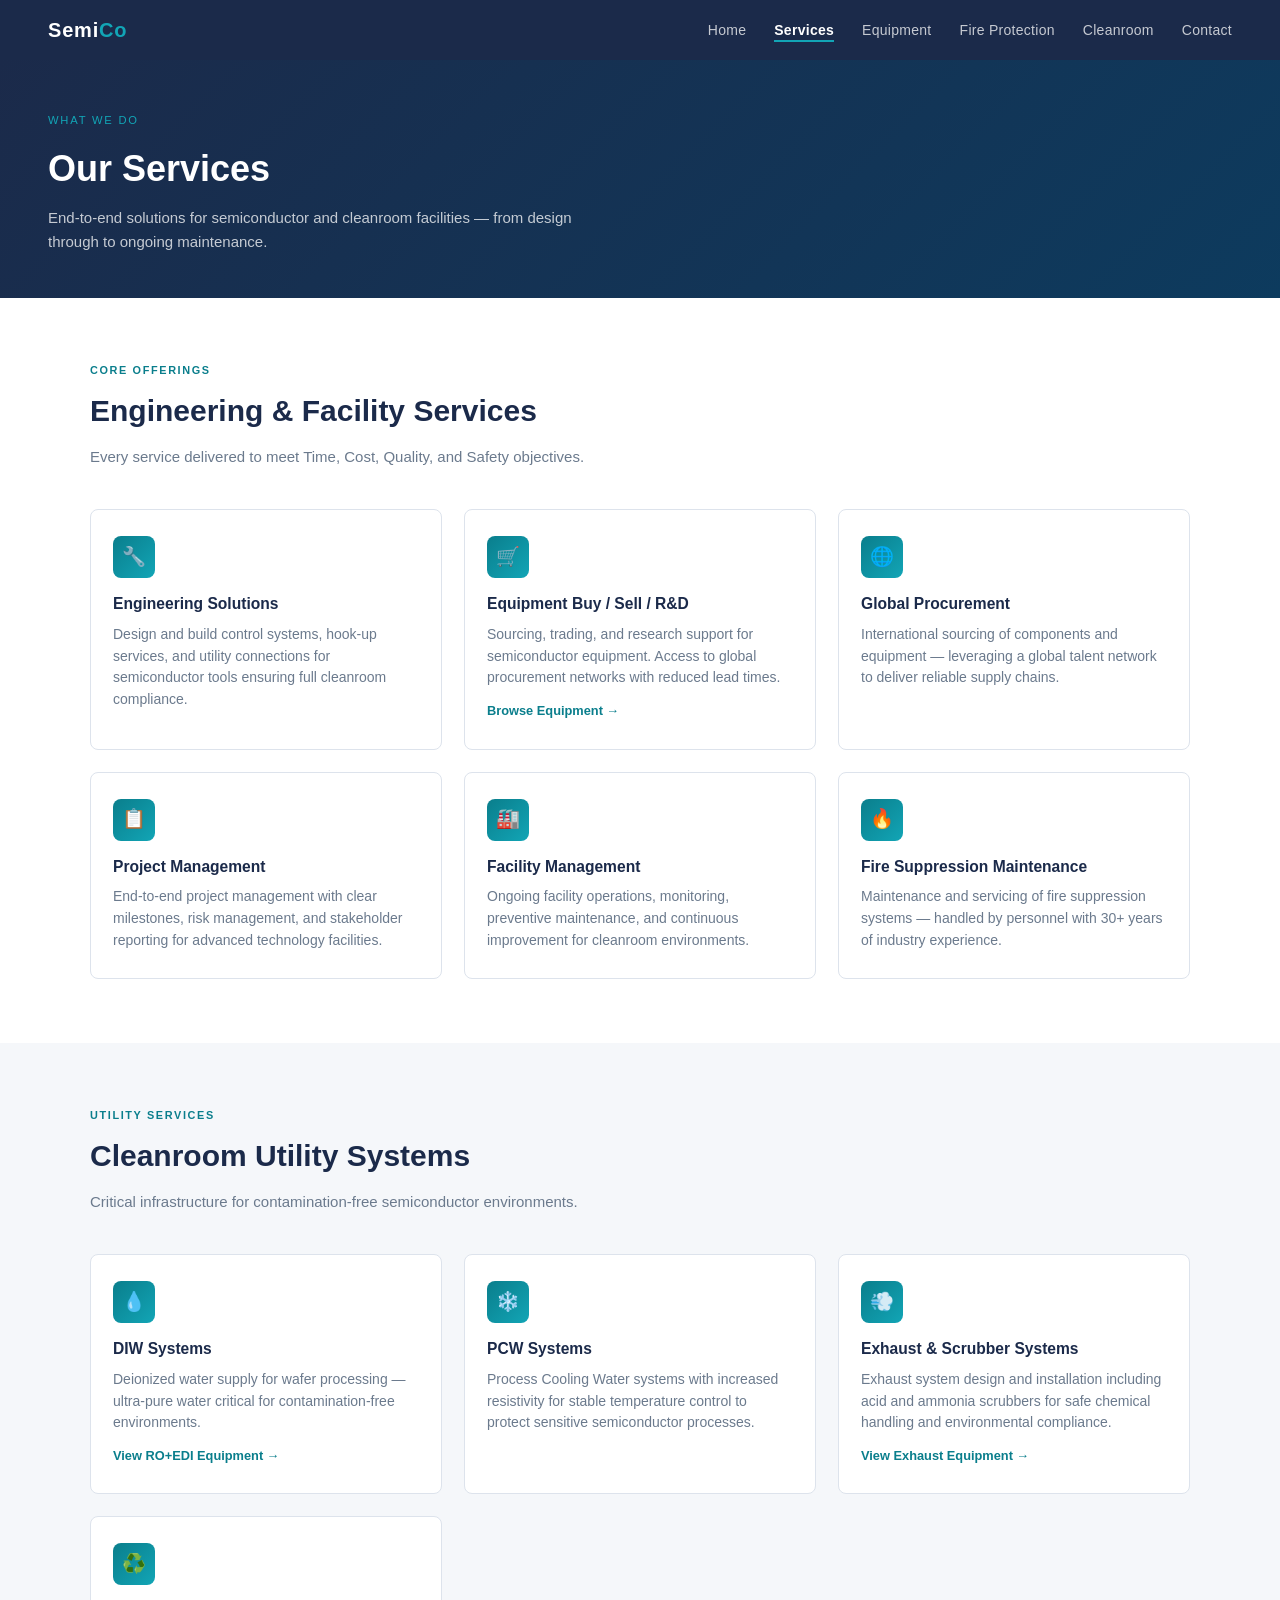
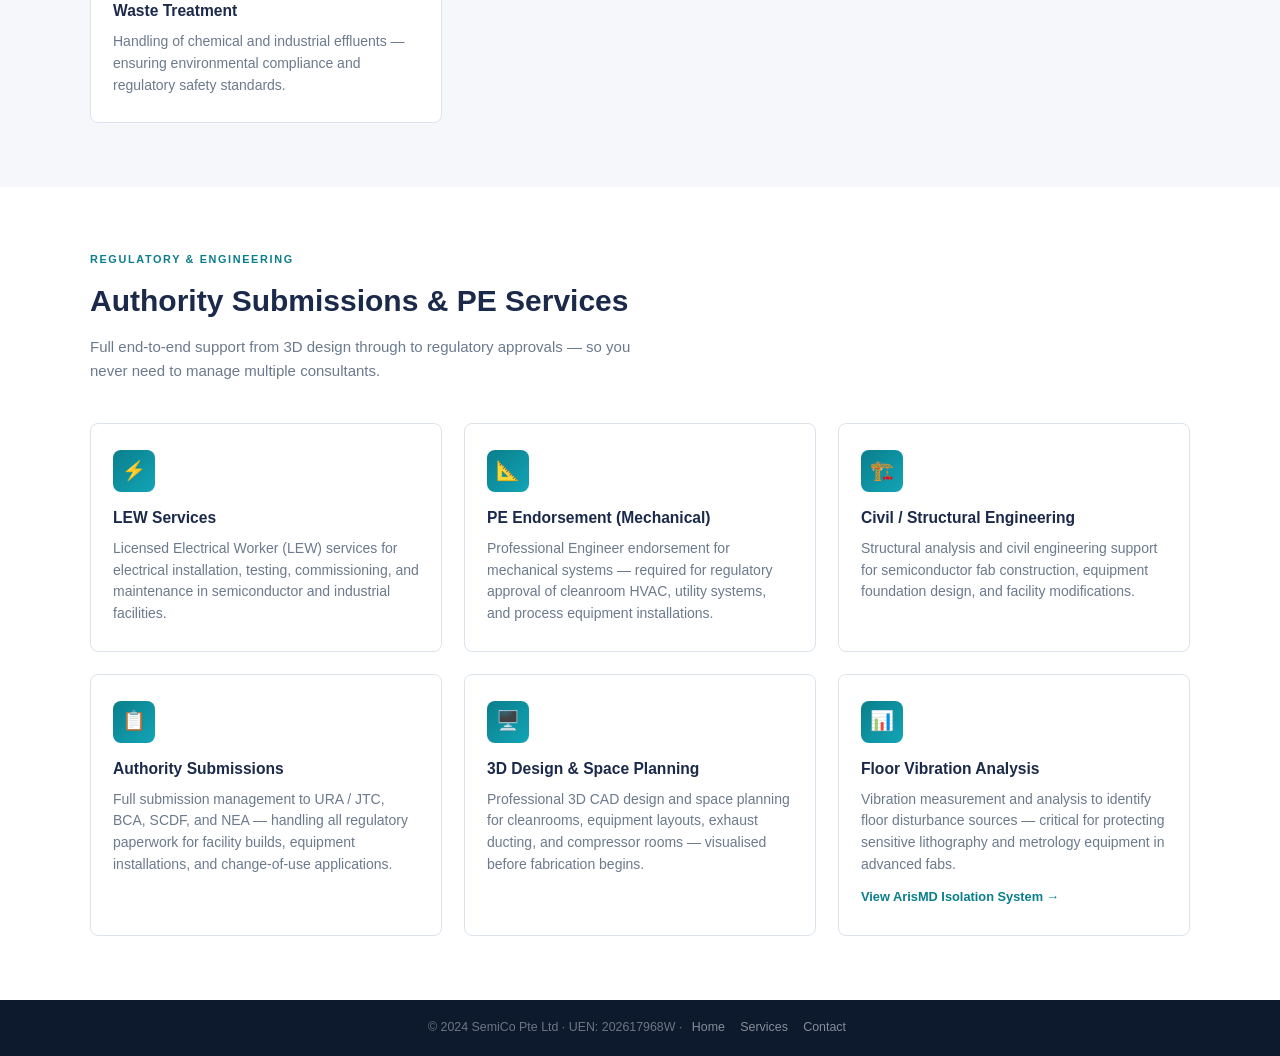
<file: services.html>
<!DOCTYPE html>
<html lang="en">
<head>
  <meta charset="UTF-8"/>
  <meta name="viewport" content="width=device-width, initial-scale=1.0"/>
  <title>SemiCo – Services</title>
  <link rel="stylesheet" href="style.css"/>
</head>
<body>

<nav>
  <a href="index.html" class="nav-logo">Semi<span>Co</span></a>
  <ul class="nav-links">
    <li><a href="index.html">Home</a></li>
    <li><a href="services.html" class="active">Services</a></li>
    <li><a href="equipment.html">Equipment</a></li>
    <li><a href="fire.html">Fire Protection</a></li>
    <li><a href="cleanroom.html">Cleanroom</a></li>
    <li><a href="contact.html">Contact</a></li>
  </ul>
  <button class="nav-toggle" id="navToggle" aria-label="Toggle menu">
    <span></span><span></span><span></span>
  </button>
</nav>
<div class="nav-drawer" id="navDrawer">
  <ul>
    <li><a href="index.html">Home</a></li>
    <li><a href="services.html" class="active">Services</a></li>
    <li><a href="equipment.html">Equipment</a></li>
    <li><a href="fire.html">Fire Protection</a></li>
    <li><a href="cleanroom.html">Cleanroom</a></li>
    <li><a href="contact.html">Contact</a></li>
  </ul>
</div>

<div class="page-hero">
  <p class="eyebrow">What We Do</p>
  <h1>Our Services</h1>
  <p>End-to-end solutions for semiconductor and cleanroom facilities — from design through to ongoing maintenance.</p>
</div>

<!-- CORE SERVICES -->
<section class="section">
  <div class="container">
    <p class="section-label">Core Offerings</p>
    <h2 class="section-title">Engineering &amp; Facility Services</h2>
    <p class="section-subtitle">Every service delivered to meet Time, Cost, Quality, and Safety objectives.</p>
    <div class="card-grid">
      <div class="card">
        <div class="card-icon">🔧</div>
        <h3>Engineering Solutions</h3>
        <p>Design and build control systems, hook-up services, and utility connections for semiconductor tools ensuring full cleanroom compliance.</p>
      </div>
      <div class="card">
        <div class="card-icon">🛒</div>
        <h3>Equipment Buy / Sell / R&D</h3>
        <p>Sourcing, trading, and research support for semiconductor equipment. Access to global procurement networks with reduced lead times.</p>
        <a href="equipment.html" class="svc-link">Browse Equipment →</a>
      </div>
      <div class="card">
        <div class="card-icon">🌐</div>
        <h3>Global Procurement</h3>
        <p>International sourcing of components and equipment — leveraging a global talent network to deliver reliable supply chains.</p>
      </div>
      <div class="card">
        <div class="card-icon">📋</div>
        <h3>Project Management</h3>
        <p>End-to-end project management with clear milestones, risk management, and stakeholder reporting for advanced technology facilities.</p>
      </div>
      <div class="card">
        <div class="card-icon">🏭</div>
        <h3>Facility Management</h3>
        <p>Ongoing facility operations, monitoring, preventive maintenance, and continuous improvement for cleanroom environments.</p>
      </div>
      <div class="card">
        <div class="card-icon">🔥</div>
        <h3>Fire Suppression Maintenance</h3>
        <p>Maintenance and servicing of fire suppression systems — handled by personnel with 30+ years of industry experience.</p>
      </div>
    </div>
  </div>
</section>

<!-- UTILITY SYSTEMS -->
<section class="section section-alt">
  <div class="container">
    <p class="section-label">Utility Services</p>
    <h2 class="section-title">Cleanroom Utility Systems</h2>
    <p class="section-subtitle">Critical infrastructure for contamination-free semiconductor environments.</p>
    <div class="card-grid">
      <div class="card">
        <div class="card-icon">💧</div>
        <h3>DIW Systems</h3>
        <p>Deionized water supply for wafer processing — ultra-pure water critical for contamination-free environments.</p>
        <a href="equipment.html#ro-edi" class="svc-link">View RO+EDI Equipment →</a>
      </div>
      <div class="card">
        <div class="card-icon">❄️</div>
        <h3>PCW Systems</h3>
        <p>Process Cooling Water systems with increased resistivity for stable temperature control to protect sensitive semiconductor processes.</p>
      </div>
      <div class="card">
        <div class="card-icon">💨</div>
        <h3>Exhaust &amp; Scrubber Systems</h3>
        <p>Exhaust system design and installation including acid and ammonia scrubbers for safe chemical handling and environmental compliance.</p>
        <a href="equipment.html#exhaust" class="svc-link">View Exhaust Equipment →</a>
      </div>
      <div class="card">
        <div class="card-icon">♻️</div>
        <h3>Waste Treatment</h3>
        <p>Handling of chemical and industrial effluents — ensuring environmental compliance and regulatory safety standards.</p>
      </div>
    </div>
  </div>
</section>

<!-- AUTHORITY & ENGINEERING SERVICES -->
<section class="section">
  <div class="container">
    <p class="section-label">Regulatory &amp; Engineering</p>
    <h2 class="section-title">Authority Submissions &amp; PE Services</h2>
    <p class="section-subtitle">Full end-to-end support from 3D design through to regulatory approvals — so you never need to manage multiple consultants.</p>
    <div class="card-grid">
      <div class="card">
        <div class="card-icon">⚡</div>
        <h3>LEW Services</h3>
        <p>Licensed Electrical Worker (LEW) services for electrical installation, testing, commissioning, and maintenance in semiconductor and industrial facilities.</p>
      </div>
      <div class="card">
        <div class="card-icon">📐</div>
        <h3>PE Endorsement (Mechanical)</h3>
        <p>Professional Engineer endorsement for mechanical systems — required for regulatory approval of cleanroom HVAC, utility systems, and process equipment installations.</p>
      </div>
      <div class="card">
        <div class="card-icon">🏗️</div>
        <h3>Civil / Structural Engineering</h3>
        <p>Structural analysis and civil engineering support for semiconductor fab construction, equipment foundation design, and facility modifications.</p>
      </div>
      <div class="card">
        <div class="card-icon">📋</div>
        <h3>Authority Submissions</h3>
        <p>Full submission management to URA / JTC, BCA, SCDF, and NEA — handling all regulatory paperwork for facility builds, equipment installations, and change-of-use applications.</p>
      </div>
      <div class="card">
        <div class="card-icon">🖥️</div>
        <h3>3D Design &amp; Space Planning</h3>
        <p>Professional 3D CAD design and space planning for cleanrooms, equipment layouts, exhaust ducting, and compressor rooms — visualised before fabrication begins.</p>
      </div>
      <div class="card">
        <div class="card-icon">📊</div>
        <h3>Floor Vibration Analysis</h3>
        <p>Vibration measurement and analysis to identify floor disturbance sources — critical for protecting sensitive lithography and metrology equipment in advanced fabs.</p>
        <a href="equipment.html#vibration-isolation" class="svc-link">View ArisMD Isolation System →</a>
      </div>
    </div>
  </div>
</section>

<footer>
  © 2024 SemiCo Pte Ltd · UEN: 202617968W ·
  <a href="index.html">Home</a>
  <a href="services.html">Services</a>
  <a href="contact.html">Contact</a>
</footer>

<script>
  const toggle = document.getElementById('navToggle');
  const drawer = document.getElementById('navDrawer');
  toggle.addEventListener('click', () => {
    toggle.classList.toggle('open');
    drawer.classList.toggle('open');
  });
</script>
</body>
</html>
</file>
<file: style.css>
/* ── VARIABLES ── */
:root {
  --navy: #1B2A4A;
  --teal: #0A7E8C;
  --teal-light: #12A5B6;
  --accent: #F0A500;
  --off-white: #F5F7FA;
  --white: #ffffff;
  --text: #2C3E50;
  --muted: #6B7A8D;
  --border: #DDE3EC;
  --red: #C0392B;
}

* { box-sizing: border-box; margin: 0; padding: 0; }

body {
  font-family: 'Segoe UI', Calibri, Arial, sans-serif;
  color: var(--text);
  background: var(--white);
  line-height: 1.6;
}

/* ── NAV ── */
nav {
  position: sticky;
  top: 0;
  z-index: 200;
  background: var(--navy);
  height: 60px;
  display: flex;
  align-items: center;
  justify-content: space-between;
  padding: 0 48px;
}
.nav-logo {
  font-size: 1.25rem;
  font-weight: 700;
  color: var(--white);
  letter-spacing: 0.04em;
  text-decoration: none;
}
.nav-logo span { color: var(--teal-light); }

.nav-links {
  list-style: none;
  display: flex;
  gap: 28px;
  align-items: center;
}
.nav-links a {
  color: rgba(255,255,255,0.75);
  text-decoration: none;
  font-size: 0.875rem;
  letter-spacing: 0.02em;
  transition: color 0.2s;
  white-space: nowrap;
}
.nav-links a:hover,
.nav-links a.active { color: var(--white); }
.nav-links a.active { font-weight: 600; border-bottom: 2px solid var(--teal-light); padding-bottom: 2px; }

/* Hamburger */
.nav-toggle {
  display: none;
  flex-direction: column;
  gap: 5px;
  cursor: pointer;
  background: none;
  border: none;
  padding: 4px;
}
.nav-toggle span {
  display: block;
  width: 24px;
  height: 2px;
  background: var(--white);
  border-radius: 2px;
  transition: transform 0.25s, opacity 0.25s;
}
.nav-toggle.open span:nth-child(1) { transform: translateY(7px) rotate(45deg); }
.nav-toggle.open span:nth-child(2) { opacity: 0; }
.nav-toggle.open span:nth-child(3) { transform: translateY(-7px) rotate(-45deg); }

/* Mobile nav drawer */
.nav-drawer {
  display: none;
  position: fixed;
  top: 60px;
  left: 0; right: 0;
  background: var(--navy);
  z-index: 190;
  padding: 16px 0 24px;
  box-shadow: 0 8px 24px rgba(0,0,0,0.3);
}
.nav-drawer.open { display: block; }
.nav-drawer ul { list-style: none; }
.nav-drawer ul li a {
  display: block;
  padding: 12px 24px;
  color: rgba(255,255,255,0.8);
  text-decoration: none;
  font-size: 1rem;
  border-left: 3px solid transparent;
  transition: background 0.15s, border-color 0.15s;
}
.nav-drawer ul li a:hover,
.nav-drawer ul li a.active {
  background: rgba(255,255,255,0.06);
  border-left-color: var(--teal-light);
  color: var(--white);
}

/* ── PAGE HERO ── */
.hero {
  background: linear-gradient(135deg, var(--navy) 0%, #0D3B5E 55%, var(--teal) 100%);
  color: var(--white);
  padding: 88px 48px 72px;
  text-align: center;
}
.hero .eyebrow {
  font-size: 0.7rem;
  letter-spacing: 0.16em;
  text-transform: uppercase;
  color: var(--teal-light);
  margin-bottom: 14px;
}
.hero h1 {
  font-size: clamp(1.9rem, 5vw, 3.1rem);
  font-weight: 700;
  line-height: 1.15;
  max-width: 700px;
  margin: 0 auto 18px;
}
.hero h1 span { color: var(--accent); }
.hero p {
  max-width: 560px;
  margin: 0 auto 32px;
  font-size: 1.0625rem;
  color: rgba(255,255,255,0.8);
}

.page-hero {
  background: linear-gradient(135deg, var(--navy) 0%, #0D3B5E 100%);
  color: var(--white);
  padding: 52px 48px 44px;
}
.page-hero .eyebrow {
  font-size: 0.7rem;
  letter-spacing: 0.16em;
  text-transform: uppercase;
  color: var(--teal-light);
  margin-bottom: 10px;
}
.page-hero h1 {
  font-size: clamp(1.5rem, 4vw, 2.25rem);
  font-weight: 700;
  margin-bottom: 8px;
}
.page-hero p {
  color: rgba(255,255,255,0.75);
  font-size: 0.9375rem;
  max-width: 560px;
}

/* ── BUTTONS ── */
.btn {
  display: inline-block;
  padding: 12px 28px;
  border-radius: 4px;
  font-size: 0.9375rem;
  font-weight: 600;
  text-decoration: none;
  transition: opacity 0.2s;
  cursor: pointer;
}
.btn:hover { opacity: 0.85; }
.btn-primary { background: var(--accent); color: var(--navy); }
.btn-outline { border: 1.5px solid rgba(255,255,255,0.5); color: var(--white); }

/* ── STATS BAND ── */
.stats-band {
  background: var(--off-white);
  border-bottom: 1px solid var(--border);
  display: flex;
  justify-content: center;
  flex-wrap: wrap;
}
.stat {
  flex: 1;
  min-width: 140px;
  max-width: 220px;
  text-align: center;
  padding: 24px 16px;
  border-right: 1px solid var(--border);
}
.stat:last-child { border-right: none; }
.stat .num {
  display: block;
  font-size: 1.875rem;
  font-weight: 700;
  color: var(--teal);
  line-height: 1;
  margin-bottom: 4px;
}
.stat .label {
  font-size: 0.775rem;
  color: var(--muted);
  letter-spacing: 0.03em;
}

/* ── SECTION LAYOUT ── */
.section { padding: 64px 48px; }
.section-alt { background: var(--off-white); }
.container { max-width: 1100px; margin: 0 auto; }

.section-label {
  font-size: 0.68rem;
  letter-spacing: 0.15em;
  text-transform: uppercase;
  color: var(--teal);
  font-weight: 600;
  margin-bottom: 8px;
}
.section-title {
  font-size: clamp(1.4rem, 3vw, 1.875rem);
  font-weight: 700;
  color: var(--navy);
  margin-bottom: 10px;
}
.section-subtitle {
  color: var(--muted);
  max-width: 560px;
  margin-bottom: 40px;
  font-size: 0.9375rem;
}

/* ── CARDS ── */
.card-grid {
  display: grid;
  grid-template-columns: repeat(auto-fit, minmax(280px, 1fr));
  gap: 22px;
}
.card {
  background: var(--white);
  border: 1px solid var(--border);
  border-radius: 8px;
  padding: 26px 22px;
  transition: box-shadow 0.2s, transform 0.2s;
}
.card:hover {
  box-shadow: 0 8px 24px rgba(0,0,0,0.08);
  transform: translateY(-3px);
}
.card-icon {
  width: 42px; height: 42px;
  border-radius: 8px;
  background: linear-gradient(135deg, var(--teal), var(--teal-light));
  display: flex; align-items: center; justify-content: center;
  margin-bottom: 14px;
  font-size: 1.2rem;
}
.card h3 { font-size: 0.975rem; font-weight: 700; color: var(--navy); margin-bottom: 7px; }
.card p { font-size: 0.875rem; color: var(--muted); line-height: 1.55; }
.svc-link {
  display: inline-block;
  margin-top: 12px;
  font-size: 0.8rem;
  font-weight: 600;
  color: var(--teal);
  text-decoration: none;
  border-bottom: 1px solid transparent;
  transition: border-color 0.2s, color 0.2s;
}
.svc-link:hover { color: var(--navy); border-bottom-color: var(--navy); }

/* ── EQUIPMENT CARD ── */
.eq-card {
  border-radius: 8px;
  overflow: hidden;
  border: 1px solid var(--border);
  background: var(--white);
  transition: box-shadow 0.2s;
}
.eq-card:hover { box-shadow: 0 8px 24px rgba(0,0,0,0.08); }
.eq-card-header {
  background: linear-gradient(135deg, var(--navy), #0D3B5E);
  color: var(--white);
  padding: 16px 18px;
}
.eq-card-header .tag {
  display: inline-block;
  font-size: 0.62rem;
  letter-spacing: 0.1em;
  text-transform: uppercase;
  background: rgba(255,255,255,0.15);
  border-radius: 3px;
  padding: 3px 7px;
  margin-bottom: 7px;
}
.eq-card-header h3 { font-size: 0.9375rem; font-weight: 600; }
.eq-card-body { padding: 16px 18px; }
.eq-card-body p { font-size: 0.85rem; color: var(--muted); line-height: 1.55; }

.badge {
  display: inline-block;
  background: var(--off-white);
  border: 1px solid var(--border);
  border-radius: 4px;
  padding: 5px 11px;
  font-size: 0.775rem;
  color: var(--navy);
  font-weight: 600;
}

/* ── ABOUT GRID ── */
.about-grid {
  display: grid;
  grid-template-columns: 1fr 1fr;
  gap: 48px;
  align-items: start;
}
.about-text p { margin-bottom: 14px; }

.mission-block {
  background: var(--navy);
  color: var(--white);
  border-radius: 8px;
  padding: 34px 30px;
  position: relative;
  overflow: hidden;
}
.mission-block::before {
  content: '"';
  position: absolute;
  top: -24px; left: 16px;
  font-size: 9rem;
  color: rgba(255,255,255,0.05);
  font-family: Georgia, serif;
  line-height: 1;
}
.mission-block .m-label {
  font-size: 0.68rem;
  letter-spacing: 0.15em;
  text-transform: uppercase;
  color: var(--teal-light);
  margin-bottom: 14px;
}
.mission-block blockquote {
  font-size: 1rem;
  line-height: 1.65;
  color: rgba(255,255,255,0.9);
  font-style: italic;
}

/* ── FIRE SECTION ── */
.fire-grid {
  display: grid;
  grid-template-columns: 1fr 1fr;
  gap: 40px;
  align-items: start;
}
.fire-list {
  list-style: none;
  display: grid;
  grid-template-columns: 1fr 1fr;
  gap: 9px;
  margin-top: 20px;
}
.fire-list li {
  display: flex; align-items: center; gap: 8px;
  font-size: 0.875rem;
}
.fire-list li::before {
  content: '';
  width: 7px; height: 7px;
  border-radius: 50%;
  background: var(--teal);
  flex-shrink: 0;
}
.fire-highlight {
  background: linear-gradient(135deg, #C0392B, #96281B);
  color: var(--white);
  border-radius: 8px;
  padding: 30px;
}
.fire-highlight h3 { font-size: 1.0625rem; font-weight: 700; margin-bottom: 12px; }
.fire-highlight p { font-size: 0.875rem; opacity: 0.9; margin-bottom: 8px; }

/* ── PROJECT TABLE ── */
.table-wrap { overflow-x: auto; -webkit-overflow-scrolling: touch; }
table { width: 100%; border-collapse: collapse; font-size: 0.875rem; }
thead tr { background: var(--navy); color: var(--white); }
th { padding: 13px 16px; text-align: left; font-weight: 600; white-space: nowrap; }
td { padding: 12px 16px; vertical-align: top; }
tbody tr:nth-child(odd) { background: var(--white); }
tbody tr:nth-child(even) { background: var(--off-white); }
tbody tr { border-bottom: 1px solid var(--border); }
.year-cell { white-space: nowrap; font-weight: 600; color: var(--navy); }
.year-cell.ongoing { color: var(--teal); }
.contractor-cell { color: var(--muted); }

/* ── PROCESS STEPS ── */
.process-grid {
  display: grid;
  grid-template-columns: repeat(3, 1fr);
  gap: 24px;
}
.process-step {
  background: var(--white);
  border: 1px solid var(--border);
  border-radius: 8px;
  padding: 24px 20px;
}
.step-num {
  width: 38px; height: 38px;
  border-radius: 50%;
  background: var(--teal);
  color: var(--white);
  font-weight: 700;
  font-size: 0.9375rem;
  display: flex; align-items: center; justify-content: center;
  margin-bottom: 12px;
}
.process-step h4 { font-size: 0.9rem; font-weight: 700; color: var(--navy); margin-bottom: 6px; }
.process-step p { font-size: 0.8rem; color: var(--muted); }

/* ── ORG CHART (generic) ── */
.org-wrap { text-align: center; }
.org-md {
  display: inline-block;
  background: var(--navy);
  color: var(--white);
  font-weight: 700;
  font-size: 0.875rem;
  padding: 13px 30px;
  border-radius: 6px;
  margin-bottom: 20px;
  letter-spacing: 0.04em;
}
.org-line {
  width: 2px; height: 26px;
  background: var(--border);
  margin: 0 auto 20px;
}
.org-depts {
  display: flex; flex-wrap: wrap;
  justify-content: center; gap: 10px;
}
.org-dept {
  background: var(--white);
  border: 1.5px solid var(--teal);
  color: var(--teal);
  font-size: 0.8rem;
  font-weight: 600;
  padding: 9px 18px;
  border-radius: 6px;
}

/* ── FIRE ORG CHART ── */
.fire-org { text-align: center; }

.fire-org-level { display: flex; justify-content: center; }

.fire-org-node {
  border-radius: 8px;
  padding: 18px 32px;
  min-width: 260px;
  text-align: center;
}
.fire-org-node .node-title { font-weight: 700; font-size: 0.95rem; margin-bottom: 5px; }
.fire-org-node .node-role  { font-size: 0.8rem; opacity: 0.82; margin-bottom: 3px; }
.fire-org-node .node-note  { font-size: 0.72rem; opacity: 0.6; letter-spacing: 0.02em; }

.fire-org-node-top { background: #7B1818; color: var(--white); }
.fire-org-node-mid { background: var(--navy); color: var(--white); }

.fire-org-vline {
  width: 2px; height: 28px;
  background: var(--border);
  margin: 0 auto;
}

/* Horizontal branch line + vertical drops */
.fire-org-connector {
  position: relative;
  display: flex;
  justify-content: center;
  gap: 14px;
}
.fire-org-connector::before {
  content: '';
  position: absolute;
  top: 0; left: 12%; right: 12%;
  height: 2px;
  background: var(--border);
}
.fire-org-tech-wrap {
  position: relative;
  flex: 1;
  max-width: 210px;
  padding-top: 26px;
  display: flex;
  justify-content: center;
}
.fire-org-tech-wrap::before {
  content: '';
  position: absolute;
  top: 0; left: calc(50% - 1px);
  width: 2px; height: 26px;
  background: var(--border);
}
.fire-org-leaf {
  width: 100%;
  background: var(--white);
  border: 1.5px solid var(--teal);
  border-top: 3px solid var(--teal);
  border-radius: 8px;
  padding: 14px 14px;
  text-align: center;
}
.fire-org-leaf .node-title { color: var(--navy); font-weight: 700; font-size: 0.875rem; margin-bottom: 4px; }
.fire-org-leaf .node-role  { color: var(--muted); font-size: 0.76rem; line-height: 1.4; }

@media (max-width: 900px) {
  .fire-org-connector { flex-wrap: wrap; gap: 10px; }
  .fire-org-connector::before { display: none; }
  .fire-org-tech-wrap { max-width: calc(50% - 5px); padding-top: 0; }
  .fire-org-tech-wrap::before { display: none; }
  .fire-org-node { min-width: 200px; padding: 16px 20px; }
}
@media (max-width: 600px) {
  .fire-org-tech-wrap { max-width: 100%; }
}

/* ── CONTACT ── */
.contact-grid {
  display: grid;
  grid-template-columns: 1fr 1fr;
  gap: 60px;
  align-items: start;
}
.contact-items { display: flex; flex-direction: column; gap: 18px; margin-top: 28px; }
.contact-item { display: flex; align-items: flex-start; gap: 13px; }
.c-icon {
  width: 36px; height: 36px;
  border-radius: 6px;
  background: rgba(255,255,255,0.08);
  display: flex; align-items: center; justify-content: center;
  flex-shrink: 0; font-size: 0.95rem;
}
.c-label { font-size: 0.67rem; text-transform: uppercase; letter-spacing: 0.1em; color: var(--teal-light); margin-bottom: 2px; }
.c-val { font-size: 0.9rem; color: rgba(255,255,255,0.9); }
.services-list { list-style: none; display: flex; flex-direction: column; gap: 10px; }
.services-list li {
  display: flex; align-items: flex-start; gap: 9px;
  font-size: 0.875rem; color: rgba(255,255,255,0.8);
}
.services-list li::before { content: '→'; color: var(--accent); flex-shrink: 0; margin-top: 1px; }

/* ── FOOTER ── */
footer {
  background: #0D1A2E;
  color: rgba(255,255,255,0.4);
  text-align: center;
  padding: 18px 24px;
  font-size: 0.775rem;
}
footer a { color: rgba(255,255,255,0.5); text-decoration: none; margin: 0 6px; }
footer a:hover { color: rgba(255,255,255,0.8); }

/* ── HERO BUTTONS ── */
.hero-btns { display: flex; gap: 12px; justify-content: center; flex-wrap: wrap; }

/* ── SPEC LIST (equipment cards) ── */
.spec-label {
  font-size: 0.66rem;
  letter-spacing: 0.12em;
  text-transform: uppercase;
  color: var(--teal);
  font-weight: 700;
  margin-bottom: 6px;
  margin-top: 10px;
}
.spec-list {
  list-style: none;
  display: flex;
  flex-direction: column;
  gap: 5px;
}
.spec-list li {
  display: flex;
  align-items: flex-start;
  gap: 7px;
  font-size: 0.8rem;
  color: var(--muted);
  line-height: 1.45;
}
.spec-list li::before {
  content: '·';
  color: var(--teal);
  font-weight: 700;
  flex-shrink: 0;
  margin-top: 0;
}

/* ── CTA BUTTON ── */
.cta-btn {
  display: inline-block;
  background: var(--accent);
  color: var(--navy);
  font-weight: 700;
  font-size: 0.9375rem;
  padding: 13px 30px;
  border-radius: 5px;
  text-decoration: none;
  transition: opacity 0.2s;
}
.cta-btn:hover { opacity: 0.85; }

/* ── VALUES GRID ── */
.values-grid {
  display: grid;
  grid-template-columns: repeat(auto-fit, minmax(220px, 1fr));
  gap: 20px;
}
.value-card {
  background: var(--white);
  border: 1px solid var(--border);
  border-top: 3px solid var(--teal);
  border-radius: 8px;
  padding: 22px 20px;
}
.value-card .v-icon {
  font-size: 1.5rem;
  margin-bottom: 10px;
  display: block;
}
.value-card h4 {
  font-size: 0.9rem;
  font-weight: 700;
  color: var(--navy);
  margin-bottom: 6px;
}
.value-card p {
  font-size: 0.8rem;
  color: var(--muted);
  line-height: 1.5;
}

/* ── EQUIPMENT ROW (image + body side by side) ── */
.eq-row {
  display: grid;
  grid-template-columns: 1fr 1fr;
  gap: 48px;
  align-items: start;
  margin-bottom: 16px;
}

/* Flip: body left, image right */
.eq-row-flip .eq-row-media { order: 2; }
.eq-row-flip .eq-row-body  { order: 1; }

.eq-row-divider {
  height: 1px;
  background: var(--border);
  margin: 48px 0;
}

/* Media column — images */
.eq-row-media { width: 100%; }

.eq-img-single {
  width: 100%;
  border-radius: 10px;
  overflow: hidden;
  background: var(--off-white);
  line-height: 0;
}
/* Show full image at natural proportions — no cropping */
.eq-img-single img {
  width: 100%;
  height: auto;
  display: block;
  border-radius: 10px;
}

.eq-img-stack {
  display: flex;
  flex-direction: column;
  gap: 8px;
}
/* Stack: full image at natural proportions */
.eq-img-stack img {
  width: 100%;
  height: auto;
  border-radius: 8px;
  display: block;
}

/* Body column */
.eq-row-body h3 {
  font-size: 1.125rem;
  font-weight: 700;
  color: var(--navy);
  margin: 10px 0 8px;
}
.eq-row-body p {
  font-size: 0.875rem;
  color: var(--muted);
  line-height: 1.6;
  margin-bottom: 6px;
}

/* ── EQUIPMENT CARDS ── */
.eq-card-grid { margin-top: 40px; }

.eq-card {
  border-radius: 10px;
  overflow: hidden;
  border: 1px solid var(--border);
  background: var(--white);
  display: flex;
  flex-direction: column;
  transition: box-shadow 0.2s, transform 0.2s;
}
.eq-card:hover {
  box-shadow: 0 8px 28px rgba(0,0,0,0.09);
  transform: translateY(-3px);
}

/* Card photo area — contain so full image is always visible */
.eq-card-photo {
  width: 100%;
  background: var(--off-white);
  line-height: 0;
  display: flex;
  align-items: center;
  justify-content: center;
  padding: 16px;
  box-sizing: border-box;
}
.eq-card-photo img {
  width: 100%;
  height: auto;
  max-height: 280px;
  object-fit: contain;
  display: block;
}

/* Duo — two portrait images side by side, contained fully */
.eq-card-photo-duo {
  display: grid;
  grid-template-columns: 1fr 1fr;
  gap: 8px;
  background: var(--off-white);
  padding: 16px;
  box-sizing: border-box;
}
.eq-card-photo-duo img {
  width: 100%;
  height: 240px;
  object-fit: contain;
  display: block;
  background: var(--off-white);
}

/* Trio — three images in a row, contained */
.eq-card-photo-trio {
  display: grid;
  grid-template-columns: 1fr 1fr 1fr;
  gap: 8px;
  background: var(--off-white);
  padding: 12px;
  box-sizing: border-box;
}
.eq-card-photo-trio img {
  width: 100%;
  height: 160px;
  object-fit: contain;
  display: block;
  background: var(--off-white);
}

.eq-card-header {
  background: linear-gradient(135deg, var(--navy), #0D3B5E);
  color: var(--white);
  padding: 14px 18px;
}
.eq-card-header .tag {
  display: inline-block;
  font-size: 0.62rem;
  letter-spacing: 0.1em;
  text-transform: uppercase;
  background: rgba(255,255,255,0.15);
  border-radius: 3px;
  padding: 3px 7px;
  margin-bottom: 6px;
}
.eq-card-header h3 { font-size: 0.9375rem; font-weight: 600; }
.eq-card-body {
  padding: 16px 18px;
  flex: 1;
}
.eq-card-body p { font-size: 0.85rem; color: var(--muted); line-height: 1.55; }

/* Inline tag pill (used in eq-row-body) */
.tag-inline {
  display: inline-block;
  font-size: 0.62rem;
  letter-spacing: 0.1em;
  text-transform: uppercase;
  background: var(--teal);
  color: var(--white);
  border-radius: 3px;
  padding: 3px 8px;
}

/* ── K&S ArisMD stats ── */
.aris-stats {
  display: grid;
  grid-template-columns: 1fr 1fr;
  gap: 10px;
  margin: 18px 0 14px;
}
.aris-stat {
  background: var(--navy);
  border-radius: 6px;
  padding: 14px 12px;
  text-align: center;
  display: flex;
  flex-direction: column;
  gap: 4px;
}
.aris-num {
  font-size: 1.25rem;
  font-weight: 700;
  color: var(--accent);
  line-height: 1;
}
.aris-lbl {
  font-size: 0.7rem;
  color: rgba(255,255,255,0.6);
}
.badge-row {
  display: flex;
  flex-wrap: wrap;
  gap: 6px;
}

/* ── CTA band ── */
.eq-cta-band {
  background: var(--navy);
  padding: 64px 48px;
}

/* ── RESPONSIVE: TABLET (≤900px) ── */
@media (max-width: 900px) {
  nav { padding: 0 24px; }
  .nav-links { display: none; }
  .nav-toggle { display: flex; }

  .hero   { padding: 56px 24px 44px; }
  .page-hero { padding: 40px 24px 32px; }
  .section { padding: 48px 20px; }

  /* Two-col grids → single column */
  .about-grid,
  .fire-grid,
  .contact-grid,
  .eq-row { grid-template-columns: 1fr; gap: 24px; }

  /* Flip rows: always image first on mobile */
  .eq-row-flip .eq-row-media { order: 0; }
  .eq-row-flip .eq-row-body  { order: 1; }

  .eq-row-divider { margin: 32px 0; }
  .eq-card-grid   { margin-top: 24px; }
  .eq-cta-band    { padding: 48px 24px; }

  /* Process grid 3→2 cols */
  .process-grid { grid-template-columns: 1fr 1fr; }

  /* Fire page */
  .fire-list { grid-template-columns: 1fr; }

  /* Stats band — stack vertically */
  .stats-band { flex-direction: column; align-items: stretch; }
  .stat { border-right: none; border-bottom: 1px solid var(--border); max-width: 100%; }
  .stat:last-child { border-bottom: none; }

  /* Slightly smaller hero heading */
  .hero h1 { font-size: clamp(1.6rem, 5vw, 2.4rem); }
}

/* ── RESPONSIVE: MOBILE (≤600px) ── */
@media (max-width: 600px) {
  nav { padding: 0 16px; }
  .hero   { padding: 44px 16px 32px; }
  .page-hero { padding: 32px 16px 24px; }
  .section { padding: 36px 16px; }

  /* Single-col card grid */
  .card-grid { grid-template-columns: 1fr; }

  /* Process grid → 1 col */
  .process-grid { grid-template-columns: 1fr; }

  /* Values grid → 1 col on phones */
  .values-grid { grid-template-columns: 1fr; }

  /* Equipment duo/trio photo strips → compact on phones */
  .eq-card-photo-duo { gap: 4px; padding: 10px; }
  .eq-card-photo-duo img { height: 160px; }
  .eq-card-photo-trio { grid-template-columns: 1fr 1fr; gap: 4px; padding: 8px; }
  .eq-card-photo-trio img { height: 100px; }

  /* ArisMD stats stay 2-col — readable at small size */
  .aris-stats { gap: 8px; }
  .aris-num   { font-size: 1.1rem; }

  /* Hero buttons stack */
  .hero-btns { flex-direction: column; align-items: center; gap: 10px; }
  .hero-btns .btn { width: 100%; max-width: 280px; text-align: center; }

  /* Section typography */
  .section-title  { font-size: 1.3rem; }
  .section-subtitle { font-size: 0.875rem; }

  /* Contact */
  .contact-grid { gap: 24px; }

  /* Table */
  table   { font-size: 0.8rem; }
  th, td  { padding: 10px 12px; }

  /* Reduce large gaps */
  .eq-row-divider { margin: 20px 0; }
  .eq-cta-band    { padding: 40px 16px; }
}
</file>
